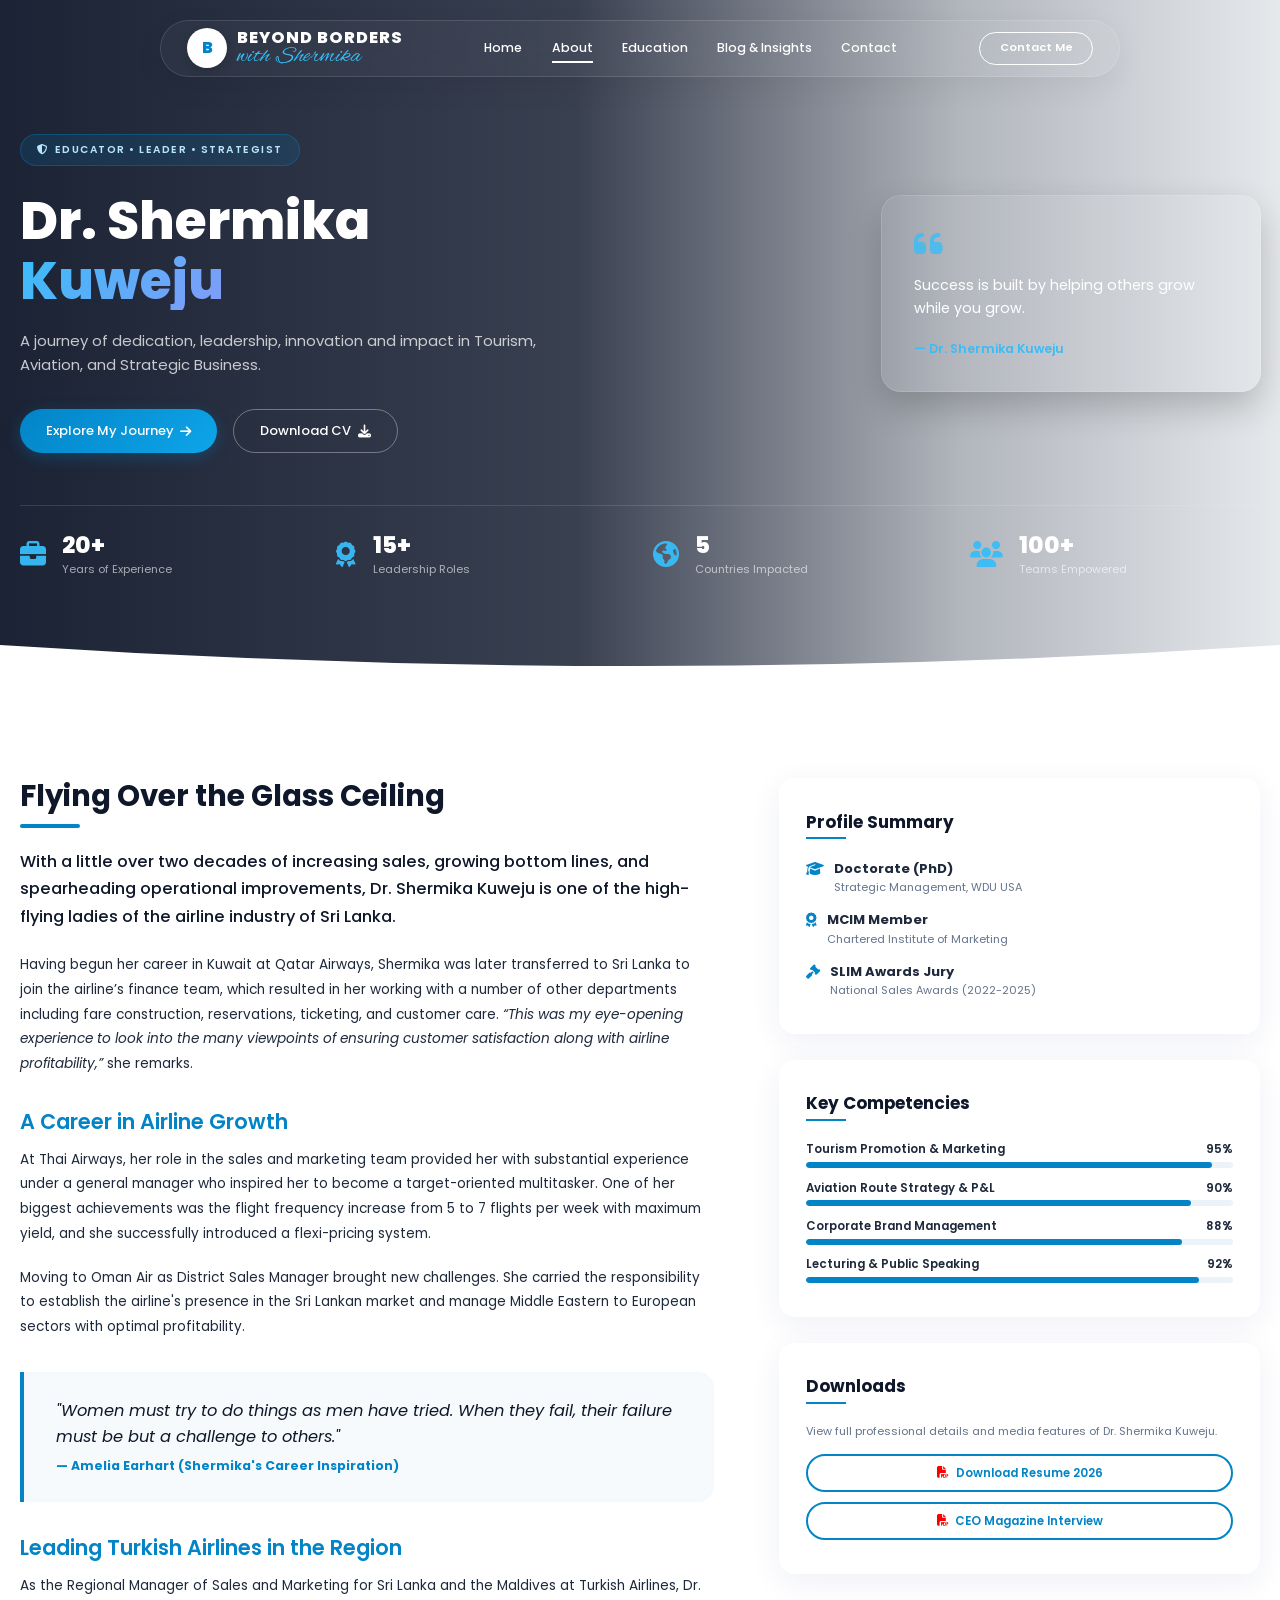
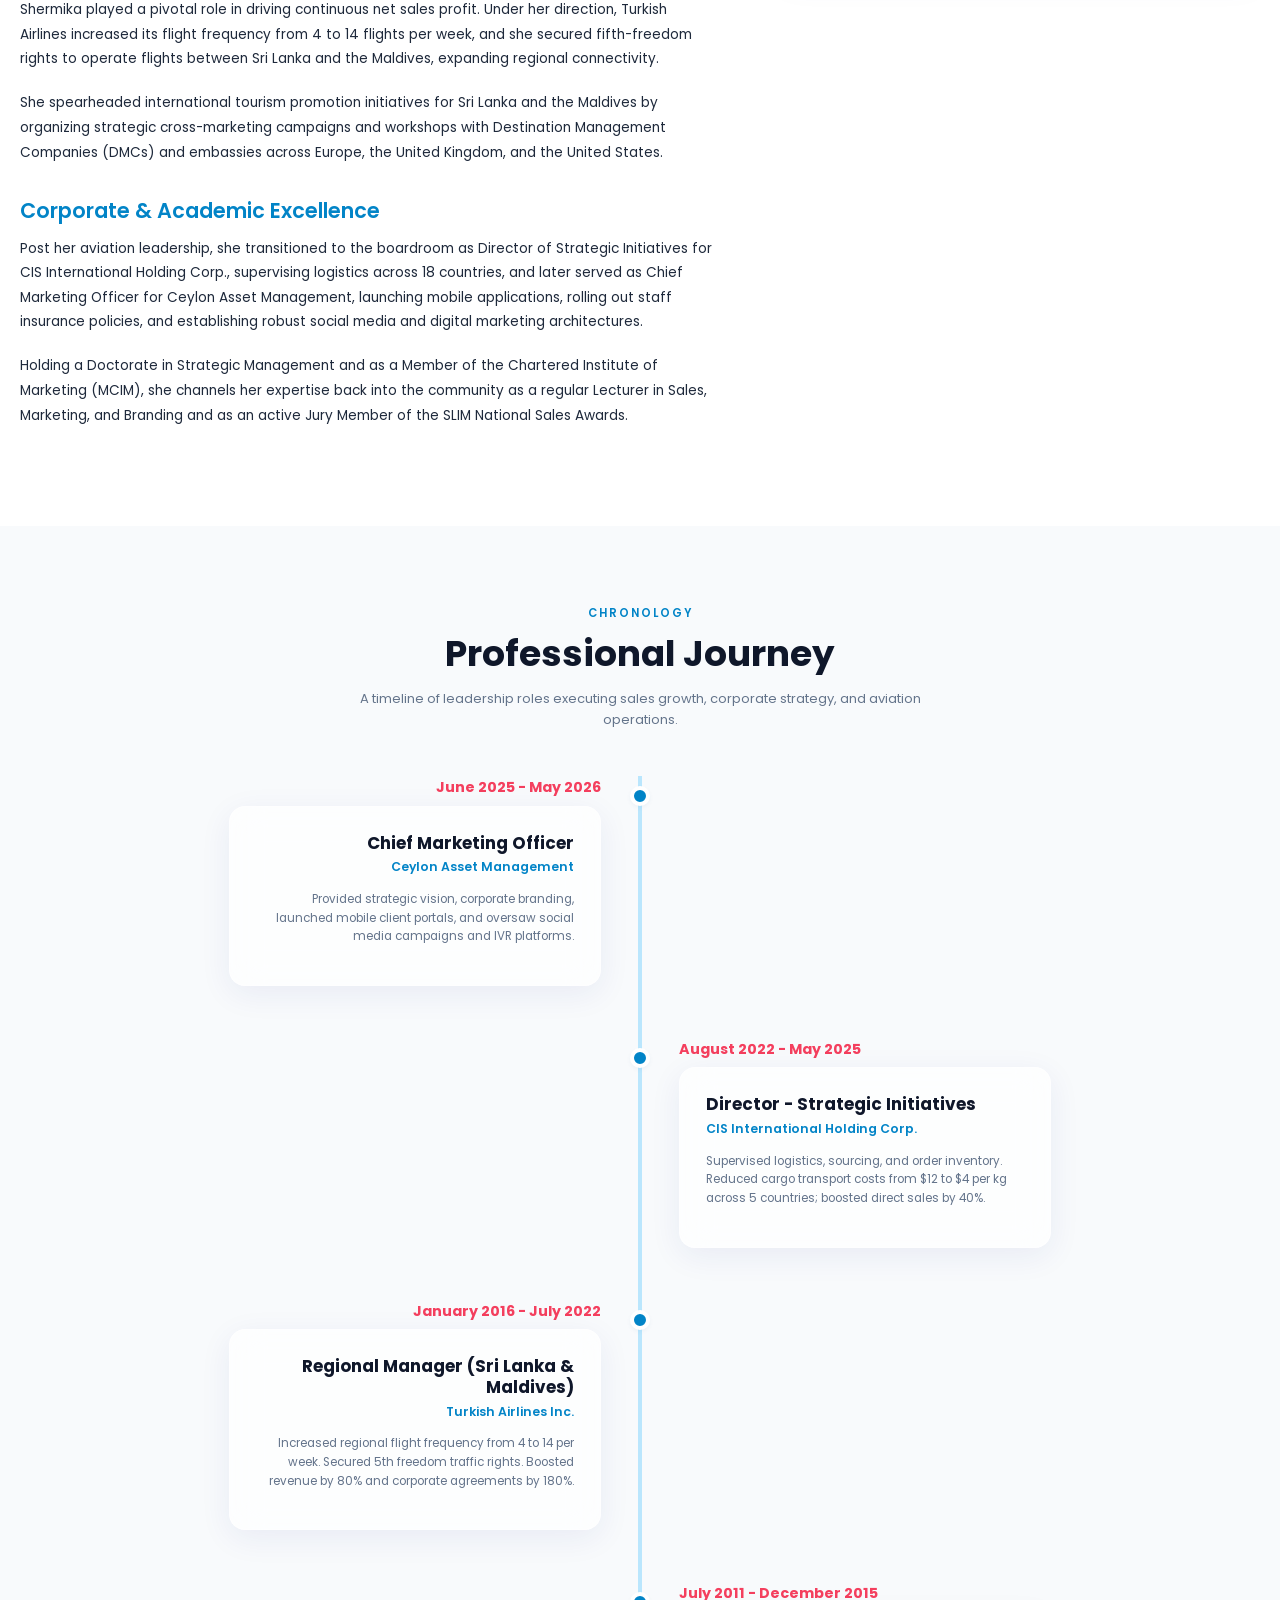
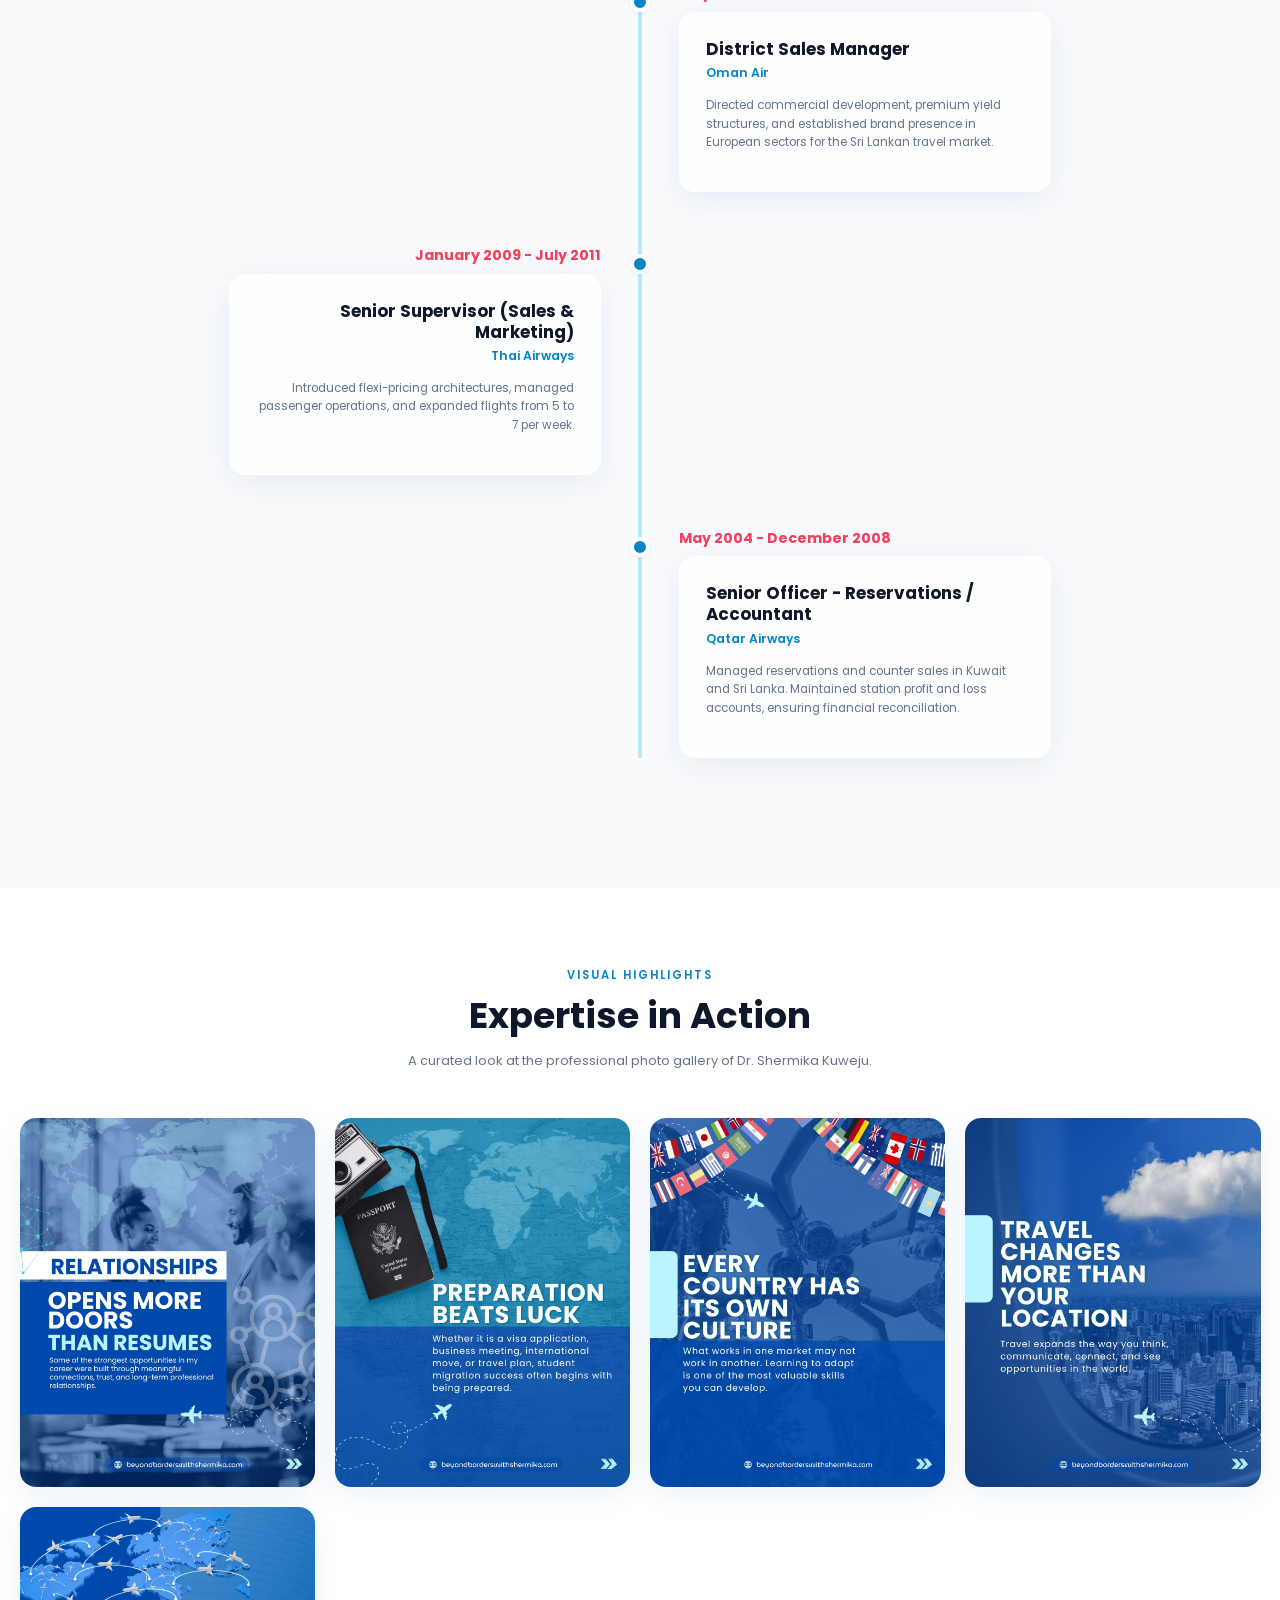
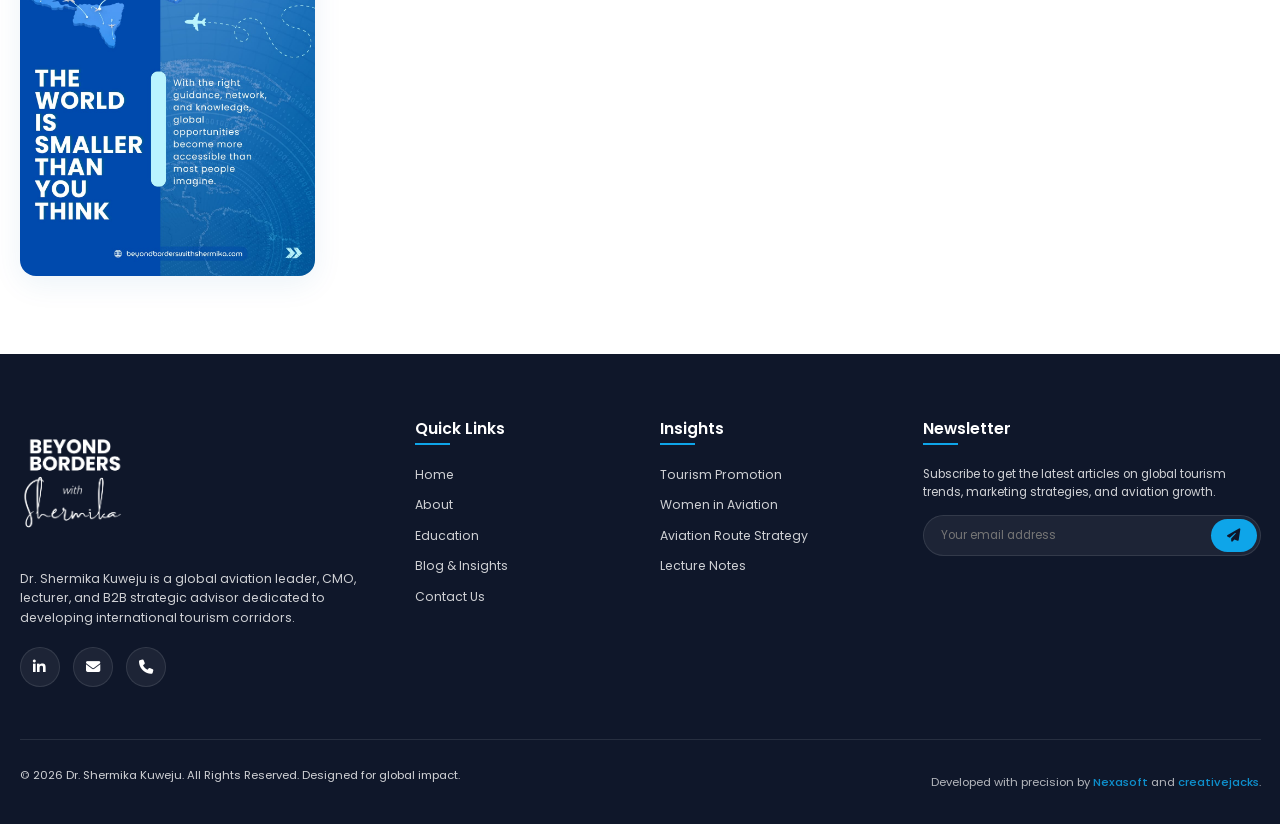
<file: about.html>
<!DOCTYPE html>
<html lang="en"> 
<head> 
    <meta charset="UTF-8">
    <meta name="viewport" content="width=device-width, initial-scale=1.0">
    <title>About Dr. Shermika Kuweju | Global Tourism & Aviation Insights</title>
    <meta name="description" content="Detailed profile of Dr. Shermika Kuweju - Chief Marketing Officer, lecturer in sales and marketing, and former Regional Manager of Turkish Airlines for Sri Lanka & Maldives.">
    <!-- FontAwesome Icons -->
    <link rel="stylesheet" href="https://cdnjs.cloudflare.com/ajax/libs/font-awesome/6.5.2/css/all.min.css">
    <!-- Custom Style Sheet -->
    <link rel="stylesheet" href="assets/css/style.css">
</head>
<body>

    <!-- ==========================================
       1. HEADER / FLOATING NAVIGATION
       ========================================== -->
    <header class="header scrolled"> <!-- default scrolled for subpages -->
        <div class="container nav-container">
            <a href="index.html" class="logo">
                <span class="logo-badge">B</span>
                <span class="logo-text">
                    <span class="logo-main">Beyond Borders</span>
                    <span class="logo-sig">with Shermika</span>
                </span>
            </a>
            
            <nav class="nav-menu" id="navMenu">
                <a href="index.html" class="nav-link">Home</a>
                <a href="about.html" class="nav-link active">About</a>
                <a href="azerbaijan.html" class="nav-link">Education</a>
                <a href="blog.html" class="nav-link">Blog & Insights</a>
                <a href="contact.html" class="nav-link">Contact</a>
            </nav>

            <div class="nav-cta">
                <a href="contact.html" class="btn btn-nav-cta">Contact Me</a>
            </div>

            <button class="menu-toggle" id="menuToggle" aria-label="Toggle Menu">
                <span></span>
                <span></span>
                <span></span>
            </button>
        </div>
    </header>

    <!-- ==========================================
       2. ABOUT HERO
       ========================================== -->
    <section class="about-hero">
        <div class="container">
            <div class="about-hero-grid">
                
                <!-- Left: Biography Content -->
                <div class="about-hero-left">
                    <div class="about-hero-badge">
                        <i class="fa-solid fa-shield-halved"></i> Educator &bull; Leader &bull; Strategist
                    </div>
                    <h1 class="about-hero-title-main">
                        Dr. Shermika
                        <span class="gradient-text">Kuweju</span>
                    </h1>
                    <p class="about-hero-subtitle-main">
                        A journey of dedication, leadership, innovation and impact in Tourism, Aviation, and Strategic Business.
                    </p>
                    <div class="about-hero-buttons">
                        <a href="#timeline-sec" class="btn btn-primary">Explore My Journey <i class="fa-solid fa-arrow-right"></i></a>
                        <a href="#" class="btn btn-outline" onclick="event.preventDefault(); alert('Resume PDF is located in about them/ folder');">
                            Download CV <i class="fa-solid fa-download"></i>
                        </a>
                    </div>
                </div>

                <!-- Right: Quote Glass Card -->
                <div class="about-hero-right">
                    <div class="about-hero-quote-card">
                        <i class="fa-solid fa-quote-left quote-icon"></i>
                        <p>Success is built by helping others grow while you grow.</p>
                        <span class="quote-author">— Dr. Shermika Kuweju</span>
                    </div>
                </div>

            </div>

            <!-- Bottom: Key Stats -->
            <div class="about-hero-stats">
                <div class="stat-item">
                    <div class="stat-icon"><i class="fa-solid fa-briefcase"></i></div>
                    <div>
                        <div class="stat-number">20+</div>
                        <div class="stat-label">Years of Experience</div>
                    </div>
                </div>
                <div class="stat-item">
                    <div class="stat-icon"><i class="fa-solid fa-award"></i></div>
                    <div>
                        <div class="stat-number">15+</div>
                        <div class="stat-label">Leadership Roles</div>
                    </div>
                </div>
                <div class="stat-item">
                    <div class="stat-icon"><i class="fa-solid fa-earth-americas"></i></div>
                    <div>
                        <div class="stat-number">5</div>
                        <div class="stat-label">Countries Impacted</div>
                    </div>
                </div>
                <div class="stat-item">
                    <div class="stat-icon"><i class="fa-solid fa-users"></i></div>
                    <div>
                        <div class="stat-number">100+</div>
                        <div class="stat-label">Teams Empowered</div>
                    </div>
                </div>
            </div>
        </div>

        <!-- SVG Curve Divider -->
        <div class="hero-curve-divider">
            <svg viewBox="0 0 1440 100" preserveAspectRatio="none">
                <path d="M0,20 Q720,80 1440,20 L1440,100 L0,100 Z" fill="#ffffff"></path>
            </svg>
        </div>
    </section>

    <!-- ==========================================
       3. BIO DETAIL SECTION
       ========================================== -->
    <section class="section-padding" style="background-color: var(--color-white);">
        <div class="container">
            <div class="about-detail-grid">
                
                <!-- Left Column: Story -->
                <div class="story-content">
                    <h2>Flying Over the Glass Ceiling</h2>
                    <p class="lead-text">With a little over two decades of increasing sales, growing bottom lines, and spearheading operational improvements, Dr. Shermika Kuweju is one of the high-flying ladies of the airline industry of Sri Lanka.</p>
                    
                    <p>Having begun her career in Kuwait at Qatar Airways, Shermika was later transferred to Sri Lanka to join the airline’s finance team, which resulted in her working with a number of other departments including fare construction, reservations, ticketing, and customer care. <em>“This was my eye-opening experience to look into the many viewpoints of ensuring customer satisfaction along with airline profitability,”</em> she remarks.</p>

                    <h3>A Career in Airline Growth</h3>
                    <p>At Thai Airways, her role in the sales and marketing team provided her with substantial experience under a general manager who inspired her to become a target-oriented multitasker. One of her biggest achievements was the flight frequency increase from 5 to 7 flights per week with maximum yield, and she successfully introduced a flexi-pricing system.</p>
                    
                    <p>Moving to Oman Air as District Sales Manager brought new challenges. She carried the responsibility to establish the airline's presence in the Sri Lankan market and manage Middle Eastern to European sectors with optimal profitability.</p>

                    <blockquote class="story-quote">
                        "Women must try to do things as men have tried. When they fail, their failure must be but a challenge to others."
                        <span style="display: block; font-size: 0.95rem; font-style: normal; font-weight: 700; margin-top: 0.5rem; color: var(--color-primary);">— Amelia Earhart (Shermika's Career Inspiration)</span>
                    </blockquote>

                    <h3>Leading Turkish Airlines in the Region</h3>
                    <p>As the Regional Manager of Sales and Marketing for Sri Lanka and the Maldives at Turkish Airlines, Dr. Shermika played a pivotal role in driving continuous net sales profit. Under her direction, Turkish Airlines increased its flight frequency from 4 to 14 flights per week, and she secured fifth-freedom rights to operate flights between Sri Lanka and the Maldives, expanding regional connectivity.</p>
                    
                    <p>She spearheaded international tourism promotion initiatives for Sri Lanka and the Maldives by organizing strategic cross-marketing campaigns and workshops with Destination Management Companies (DMCs) and embassies across Europe, the United Kingdom, and the United States.</p>

                    <h3>Corporate & Academic Excellence</h3>
                    <p>Post her aviation leadership, she transitioned to the boardroom as Director of Strategic Initiatives for CIS International Holding Corp., supervising logistics across 18 countries, and later served as Chief Marketing Officer for Ceylon Asset Management, launching mobile applications, rolling out staff insurance policies, and establishing robust social media and digital marketing architectures.</p>
                    <p>Holding a Doctorate in Strategic Management and as a Member of the Chartered Institute of Marketing (MCIM), she channels her expertise back into the community as a regular Lecturer in Sales, Marketing, and Branding and as an active Jury Member of the SLIM National Sales Awards.</p>
                </div>

                <!-- Right Column: Sidebar -->
                <div class="sidebar-content">
                    
                    <!-- Profile Card -->
                    <div class="glass-panel post-sidebar-box" style="margin-bottom: 2rem;">
                        <h4 class="sidebar-title">Profile Summary</h4>
                        <ul class="footer-links-list" style="gap: 1rem; margin-top: 1rem;">
                            <li style="display: flex; gap: 0.75rem;">
                                <i class="fa-solid fa-graduation-cap" style="color: var(--color-primary); font-size: 1.1rem; margin-top: 0.25rem;"></i>
                                <div>
                                    <strong>Doctorate (PhD)</strong>
                                    <div style="font-size: 0.85rem; color: var(--color-text-muted);">Strategic Management, WDU USA</div>
                                </div>
                            </li>
                            <li style="display: flex; gap: 0.75rem;">
                                <i class="fa-solid fa-award" style="color: var(--color-primary); font-size: 1.1rem; margin-top: 0.25rem;"></i>
                                <div>
                                    <strong>MCIM Member</strong>
                                    <div style="font-size: 0.85rem; color: var(--color-text-muted);">Chartered Institute of Marketing</div>
                                </div>
                            </li>
                            <li style="display: flex; gap: 0.75rem;">
                                <i class="fa-solid fa-gavel" style="color: var(--color-primary); font-size: 1.1rem; margin-top: 0.25rem;"></i>
                                <div>
                                    <strong>SLIM Awards Jury</strong>
                                    <div style="font-size: 0.85rem; color: var(--color-text-muted);">National Sales Awards (2022-2025)</div>
                                </div>
                            </li>
                        </ul>
                    </div>

                    <!-- Skills Card -->
                    <div class="glass-panel post-sidebar-box" style="margin-bottom: 2rem;">
                        <h4 class="sidebar-title">Key Competencies</h4>
                        <div class="skills-grid" style="display: flex; flex-direction: column; gap: 0.8rem; margin-top: 1.5rem;">
                            <div>
                                <div style="display: flex; justify-content: space-between; font-size: 0.9rem; font-weight: 600; margin-bottom: 0.25rem;">
                                    <span>Tourism Promotion & Marketing</span>
                                    <span>95%</span>
                                </div>
                                <div style="height: 6px; background: rgba(3, 105, 161, 0.08); border-radius: 3px; overflow: hidden;">
                                    <div style="width: 95%; height: 100%; background: var(--color-primary); border-radius: 3px;"></div>
                                </div>
                            </div>
                            <div>
                                <div style="display: flex; justify-content: space-between; font-size: 0.9rem; font-weight: 600; margin-bottom: 0.25rem;">
                                    <span>Aviation Route Strategy & P&L</span>
                                    <span>90%</span>
                                </div>
                                <div style="height: 6px; background: rgba(3, 105, 161, 0.08); border-radius: 3px; overflow: hidden;">
                                    <div style="width: 90%; height: 100%; background: var(--color-primary); border-radius: 3px;"></div>
                                </div>
                            </div>
                            <div>
                                <div style="display: flex; justify-content: space-between; font-size: 0.9rem; font-weight: 600; margin-bottom: 0.25rem;">
                                    <span>Corporate Brand Management</span>
                                    <span>88%</span>
                                </div>
                                <div style="height: 6px; background: rgba(3, 105, 161, 0.08); border-radius: 3px; overflow: hidden;">
                                    <div style="width: 88%; height: 100%; background: var(--color-primary); border-radius: 3px;"></div>
                                </div>
                            </div>
                            <div>
                                <div style="display: flex; justify-content: space-between; font-size: 0.9rem; font-weight: 600; margin-bottom: 0.25rem;">
                                    <span>Lecturing & Public Speaking</span>
                                    <span>92%</span>
                                </div>
                                <div style="height: 6px; background: rgba(3, 105, 161, 0.08); border-radius: 3px; overflow: hidden;">
                                    <div style="width: 92%; height: 100%; background: var(--color-primary); border-radius: 3px;"></div>
                                </div>
                            </div>
                        </div>
                    </div>

                    <!-- Downloads Card -->
                    <div class="glass-panel post-sidebar-box">
                        <h4 class="sidebar-title">Downloads</h4>
                        <p style="font-size: 0.85rem; color: var(--color-text-muted); margin-bottom: 1rem;">View full professional details and media features of Dr. Shermika Kuweju.</p>
                        <div style="display: flex; flex-direction: column; gap: 0.75rem;">
                            <a href="#" class="btn btn-outline" style="padding: 0.6rem 1rem; font-size: 0.9rem; width: 100%;" onclick="event.preventDefault(); alert('Resume PDF is located in about them/ folder');">
                                <i class="fa-solid fa-file-pdf" style="margin-right: 0.5rem; color: red;"></i> Download Resume 2026
                            </a>
                            <a href="#" class="btn btn-outline" style="padding: 0.6rem 1rem; font-size: 0.9rem; width: 100%;" onclick="event.preventDefault(); alert('CEO Magazine Feature PDF is located in about them/ folder');">
                                <i class="fa-solid fa-file-pdf" style="margin-right: 0.5rem; color: red;"></i> CEO Magazine Interview
                            </a>
                        </div>
                    </div>

                </div>

            </div>
        </div>
    </section>

    <!-- ==========================================
       4. INTERACTIVE TIMELINE SECTION
       ========================================== -->
    <section id="timeline-sec" class="section-padding timeline-section">
        <div class="container">
            <div class="text-center">
                <span class="section-subtitle">Chronology</span>
                <h2 class="section-title">Professional Journey</h2>
                <p style="max-width: 600px; margin: 0 auto; color: var(--color-text-muted);">A timeline of leadership roles executing sales growth, corporate strategy, and aviation operations.</p>
            </div>

            <div class="timeline">
                
                <!-- Timeline item 1 -->
                <div class="timeline-item">
                    <div class="timeline-dot"></div>
                    <span class="timeline-date">June 2025 - May 2026</span>
                    <div class="timeline-card glass-panel">
                        <h4>Chief Marketing Officer</h4>
                        <span class="timeline-company">Ceylon Asset Management</span>
                        <p class="timeline-desc">Provided strategic vision, corporate branding, launched mobile client portals, and oversaw social media campaigns and IVR platforms.</p>
                    </div>
                </div>

                <!-- Timeline item 2 -->
                <div class="timeline-item">
                    <div class="timeline-dot"></div>
                    <span class="timeline-date">August 2022 - May 2025</span>
                    <div class="timeline-card glass-panel">
                        <h4>Director - Strategic Initiatives</h4>
                        <span class="timeline-company">CIS International Holding Corp.</span>
                        <p class="timeline-desc">Supervised logistics, sourcing, and order inventory. Reduced cargo transport costs from $12 to $4 per kg across 5 countries; boosted direct sales by 40%.</p>
                    </div>
                </div>

                <!-- Timeline item 3 -->
                <div class="timeline-item">
                    <div class="timeline-dot"></div>
                    <span class="timeline-date">January 2016 - July 2022</span>
                    <div class="timeline-card glass-panel">
                        <h4>Regional Manager (Sri Lanka & Maldives)</h4>
                        <span class="timeline-company">Turkish Airlines Inc.</span>
                        <p class="timeline-desc">Increased regional flight frequency from 4 to 14 per week. Secured 5th freedom traffic rights. Boosted revenue by 80% and corporate agreements by 180%.</p>
                    </div>
                </div>

                <!-- Timeline item 4 -->
                <div class="timeline-item">
                    <div class="timeline-dot"></div>
                    <span class="timeline-date">July 2011 - December 2015</span>
                    <div class="timeline-card glass-panel">
                        <h4>District Sales Manager</h4>
                        <span class="timeline-company">Oman Air</span>
                        <p class="timeline-desc">Directed commercial development, premium yield structures, and established brand presence in European sectors for the Sri Lankan travel market.</p>
                    </div>
                </div>

                <!-- Timeline item 5 -->
                <div class="timeline-item">
                    <div class="timeline-dot"></div>
                    <span class="timeline-date">January 2009 - July 2011</span>
                    <div class="timeline-card glass-panel">
                        <h4>Senior Supervisor (Sales & Marketing)</h4>
                        <span class="timeline-company">Thai Airways</span>
                        <p class="timeline-desc">Introduced flexi-pricing architectures, managed passenger operations, and expanded flights from 5 to 7 per week.</p>
                    </div>
                </div>

                <!-- Timeline item 6 -->
                <div class="timeline-item">
                    <div class="timeline-dot"></div>
                    <span class="timeline-date">May 2004 - December 2008</span>
                    <div class="timeline-card glass-panel">
                        <h4>Senior Officer - Reservations / Accountant</h4>
                        <span class="timeline-company">Qatar Airways</span>
                        <p class="timeline-desc">Managed reservations and counter sales in Kuwait and Sri Lanka. Maintained station profit and loss accounts, ensuring financial reconciliation.</p>
                    </div>
                </div>

            </div>
        </div>
    </section>

    <!-- ==========================================
       5. CLIENT PHOTOS GALLERY SECTION
       ========================================== -->
    <section class="section-padding" style="background-color: var(--color-white);">
        <div class="container">
            <div class="text-center">
                <span class="section-subtitle">Visual Highlights</span>
                <h2 class="section-title">Expertise in Action</h2>
                <p style="max-width: 600px; margin: 0 auto; color: var(--color-text-muted);">A curated look at the professional photo gallery of Dr. Shermika Kuweju.</p>
            </div>

            <div class="gallery-grid">
                <!-- Gallery 1 (using 2.jpg) -->
                <div class="gallery-item">
                    <img src="./assets/images/2.jpg" alt="Shermika Kuweju Photo" class="gallery-img">
                    <div class="gallery-caption">
                        <span class="gallery-tag">Aviation Strategy</span>
                        <h4 class="gallery-title">Directing Operations</h4>
                    </div>
                </div>
                <!-- Gallery 2 (using 3.jpg) -->
                <div class="gallery-item">
                    <img src="./assets/images/3.jpg" alt="Shermika Kuweju Photo" class="gallery-img">
                    <div class="gallery-caption">
                        <span class="gallery-tag">Tourism Workshop</span>
                        <h4 class="gallery-title">Global Promotions</h4>
                    </div>
                </div>
                <!-- Gallery 3 (using 4.jpg) -->
                <div class="gallery-item">
                    <img src="./assets/images/4.jpg" alt="Shermika Kuweju Photo" class="gallery-img">
                    <div class="gallery-caption">
                        <span class="gallery-tag">SLIM Sales Awards</span>
                        <h4 class="gallery-title">Evaluating Excellence</h4>
                    </div>
                </div>
                <!-- Gallery 4 (using 5.jpg) -->
                <div class="gallery-item">
                    <img src="./assets/images/5.jpg" alt="Shermika Kuweju Photo" class="gallery-img">
                    <div class="gallery-caption">
                        <span class="gallery-tag">Lecturing Session</span>
                        <h4 class="gallery-title">Mentoring Leaders</h4>
                    </div>
                </div>
                <!-- Gallery 5 (using 6.jpg) -->
                <div class="gallery-item">
                    <img src="./assets/images/6.jpg" alt="Shermika Kuweju Photo" class="gallery-img">
                    <div class="gallery-caption">
                        <span class="gallery-tag">International Boardroom</span>
                        <h4 class="gallery-title">Corporate Planning</h4>
                    </div>
                </div>
            </div>
        </div>
    </section>

    <!-- ==========================================
       6. FOOTER
       ========================================== -->
    <footer class="footer">
        <div class="container">
            <div class="footer-top">
                <!-- Col 1 -->
                <div>
                    <a href="index.html" class="footer-logo">
                        <img src="./assets/images/Sermika_logo.webp" alt="Dr. Shermika Kuweju Logo" class="footer-logo-img">
                    </a>
                    <p class="footer-desc">Dr. Shermika Kuweju is a global aviation leader, CMO, lecturer, and B2B strategic advisor dedicated to developing international tourism corridors.</p>
                    <div class="social-links">
                        <a href="https://linkedin.com" target="_blank" class="social-icon" aria-label="LinkedIn"><i class="fa-brands fa-linkedin-in"></i></a>
                        <a href="mailto:shermika_k@hotmail.com" class="social-icon" aria-label="Email"><i class="fa-solid fa-envelope"></i></a>
                        <a href="tel:+94710888881" class="social-icon" aria-label="Phone"><i class="fa-solid fa-phone"></i></a>
                    </div>
                </div>

                <!-- Col 2 -->
                <div style="padding-left: 1.5rem;">
                    <h4 class="footer-column-title">Quick Links</h4>
                    <ul class="footer-links-list">
                        <li><a href="index.html">Home</a></li>
                        <li><a href="about.html">About</a></li>
                        <li><a href="azerbaijan.html">Education</a></li>
                        <li><a href="blog.html">Blog & Insights</a></li>
                        <li><a href="contact.html">Contact Us</a></li>
                    </ul>
                </div>

                <!-- Col 3 -->
                <div>
                    <h4 class="footer-column-title">Insights</h4>
                    <ul class="footer-links-list">
                        <li><a href="blog-post-1.html">Tourism Promotion</a></li>
                        <li><a href="blog-post-2.html">Women in Aviation</a></li>
                        <li><a href="blog-post-3.html">Aviation Route Strategy</a></li>
                        <li><a href="blog.html">Lecture Notes</a></li>
                    </ul>
                </div>

                <!-- Col 4 -->
                <div>
                    <h4 class="footer-column-title">Newsletter</h4>
                    <p style="font-size: 0.9rem; margin-bottom: 1rem;">Subscribe to get the latest articles on global tourism trends, marketing strategies, and aviation growth.</p>
                    <form class="newsletter-form" onsubmit="event.preventDefault(); alert('Thank you for subscribing!');">
                        <div class="newsletter-input-group">
                            <input type="email" placeholder="Your email address" class="newsletter-input" required>
                            <button type="submit" class="newsletter-btn" aria-label="Subscribe"><i class="fa-solid fa-paper-plane"></i></button>
                        </div>
                    </form>
                </div>
            </div>

            <div class="footer-bottom">
                <p>&copy; 2026 Dr. Shermika Kuweju. All Rights Reserved. Designed for global impact.</p>
                <p style="opacity: 0.85; margin: 0;">
                    Developed with precision by <a href="https://nexasoft.site" target="_blank" style="color: var(--color-primary-light); font-weight: 500;">Nexasoft</a> and <a href="https://creativejacks.com" target="_blank" style="color: var(--color-primary-light); font-weight: 500;">creativejacks</a>.
                </p>
            </div>
        </div>
    </footer>

    <!-- Back to Top Button -->
    <button class="back-to-top" aria-label="Back to Top"><i class="fa-solid fa-arrow-up"></i></button>

    <!-- Main JavaScript file -->
    <script src="assets/js/main.js"></script>
</body>
</html>
</file>
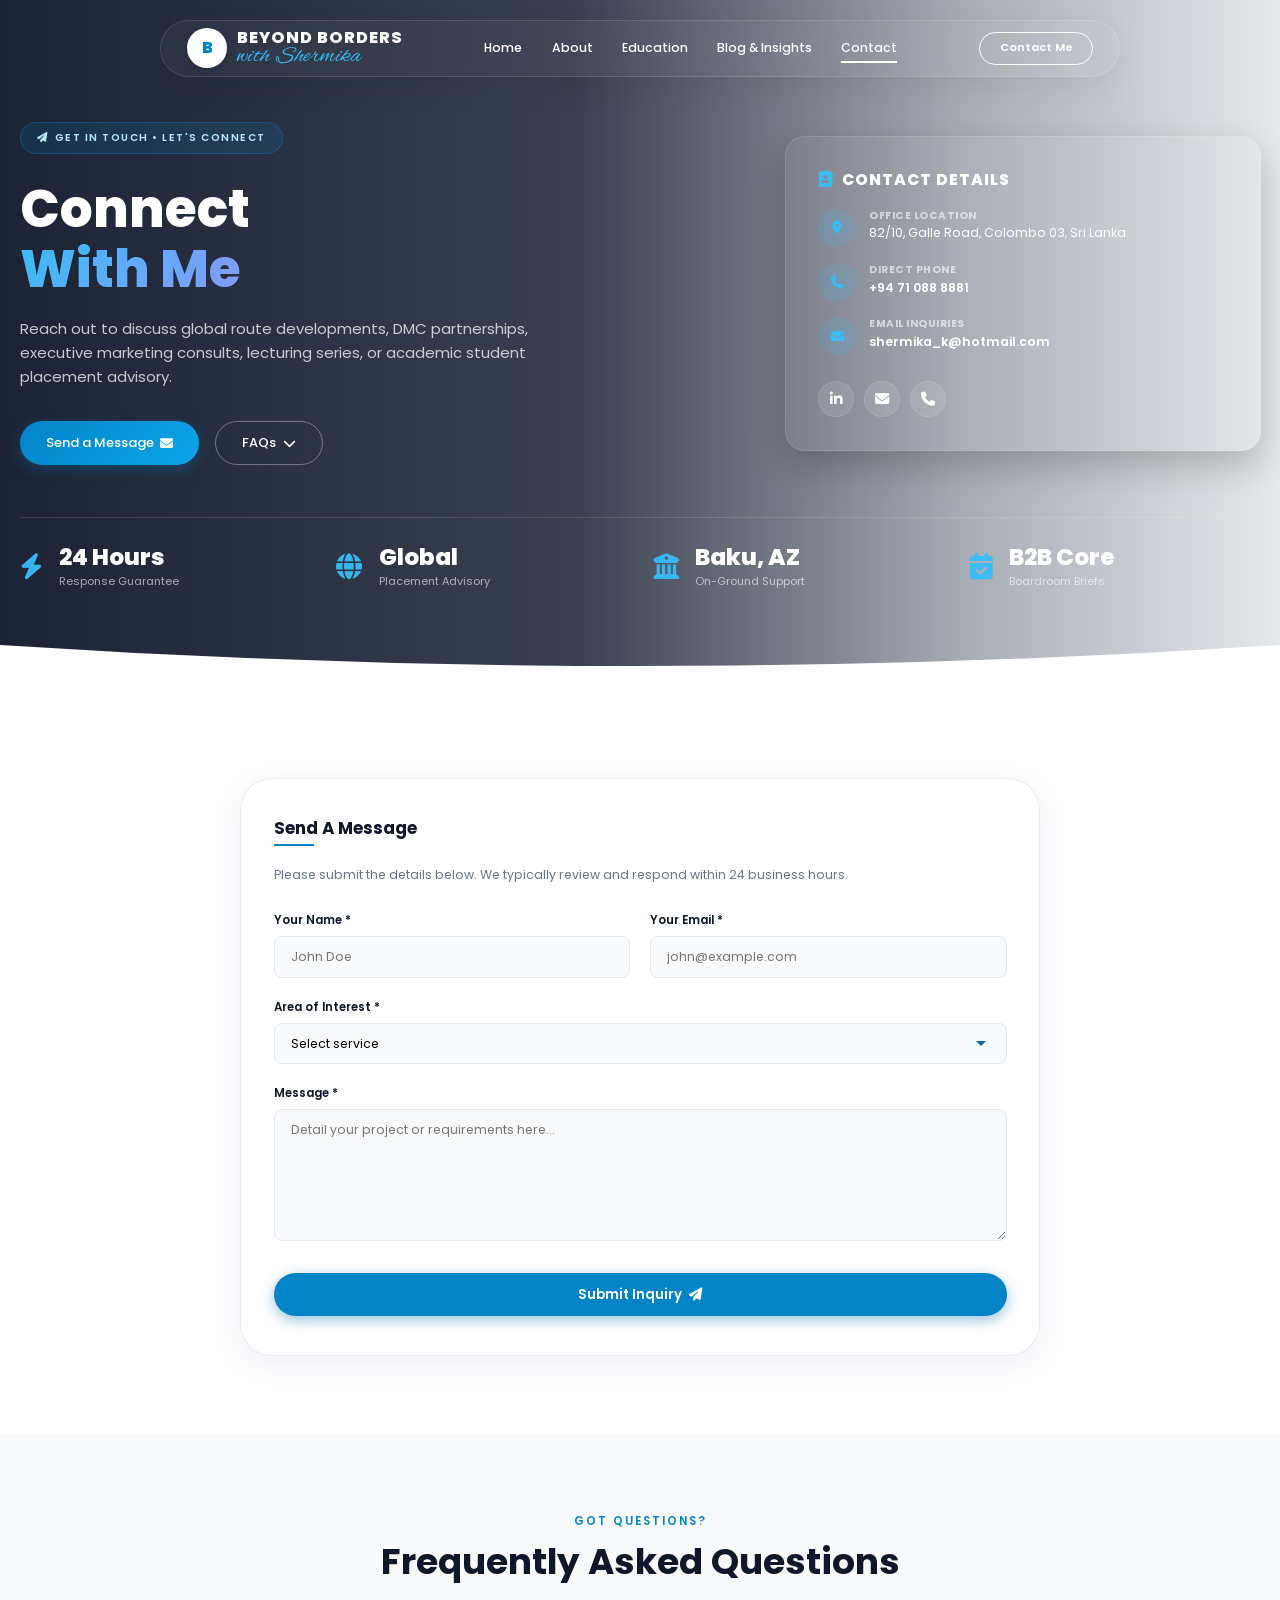
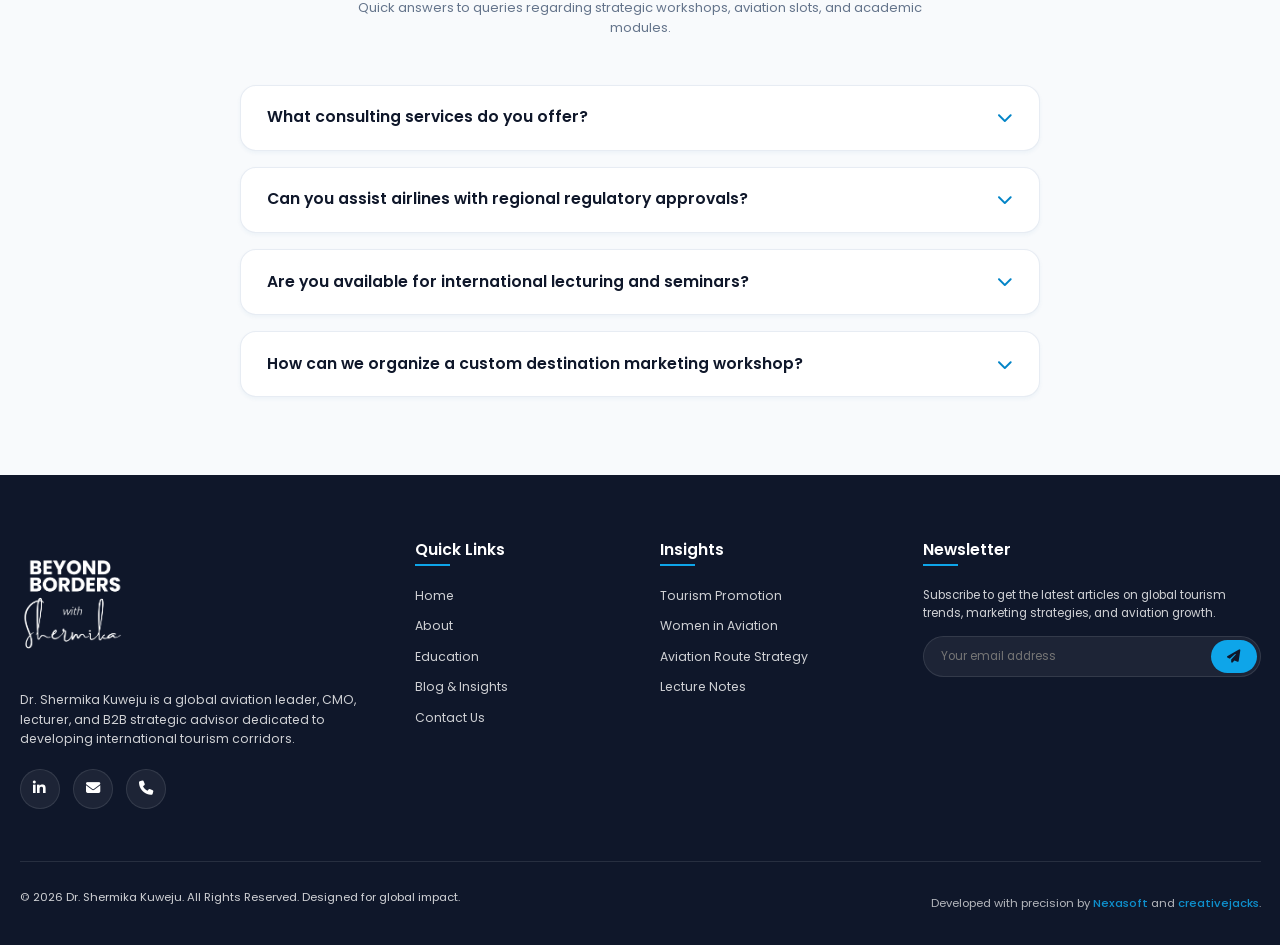
<file: contact.html>
<!DOCTYPE html>
<html lang="en">
<head>
    <meta charset="UTF-8">
    <meta name="viewport" content="width=device-width, initial-scale=1.0">
    <title>Contact & FAQs | Dr. Shermika Kuweju</title>
    <meta name="description" content="Reach out to Dr. Shermika Kuweju for B2B tourism consulting, aviation route development, lecturing sessions, or generic business inquiries.">
    <!-- FontAwesome Icons -->
    <link rel="stylesheet" href="https://cdnjs.cloudflare.com/ajax/libs/font-awesome/6.5.2/css/all.min.css">
    <!-- Custom Style Sheet -->
    <link rel="stylesheet" href="assets/css/style.css">
</head>
<body>

    <!-- ==========================================
       1. HEADER / FLOATING NAVIGATION
       ========================================== -->
    <header class="header scrolled">
        <div class="container nav-container">
            <a href="index.html" class="logo">
                <span class="logo-badge">B</span>
                <span class="logo-text">
                    <span class="logo-main">Beyond Borders</span>
                    <span class="logo-sig">with Shermika</span>
                </span>
            </a>
            
            <nav class="nav-menu" id="navMenu">
                <a href="index.html" class="nav-link">Home</a>
                <a href="about.html" class="nav-link">About</a>
                <a href="azerbaijan.html" class="nav-link">Education</a>
                <a href="blog.html" class="nav-link">Blog & Insights</a>
                <a href="contact.html" class="nav-link active">Contact</a>
            </nav>

            <div class="nav-cta">
                <a href="contact.html" class="btn btn-nav-cta">Contact Me</a>
            </div>

            <button class="menu-toggle" id="menuToggle" aria-label="Toggle Menu">
                <span></span>
                <span></span>
                <span></span>
            </button>
        </div>
    </header>

    <!-- ==========================================
       2. CONTACT HERO
       ========================================== -->
    <!-- ==========================================
       2. CONTACT HERO
       ========================================== -->
    <section class="about-hero" style="background-image: linear-gradient(to right, rgba(15, 23, 42, 0.95) 0%, rgba(15, 23, 42, 0.82) 45%, rgba(15, 23, 42, 0.35) 75%, rgba(15, 23, 42, 0.08) 100%), url('https://images.unsplash.com/photo-1497366216548-37526070297c?auto=format&fit=crop&w=1920&q=80');">
        <div class="container">
            <div class="about-hero-grid">
                
                <!-- Left: Content -->
                <div class="about-hero-left">
                    <div class="about-hero-badge">
                        <i class="fa-solid fa-paper-plane"></i> Get In Touch &bull; Let's Connect
                    </div>
                    <h1 class="about-hero-title-main">
                        Connect
                        <span class="gradient-text">With Me</span>
                    </h1>
                    <p class="about-hero-subtitle-main">
                        Reach out to discuss global route developments, DMC partnerships, executive marketing consults, lecturing series, or academic student placement advisory.
                    </p>
                    <div class="about-hero-buttons">
                        <a href="#message-form" class="btn btn-primary">Send a Message <i class="fa-solid fa-envelope"></i></a>
                        <a href="#faqs" class="btn btn-outline">FAQs <i class="fa-solid fa-chevron-down"></i></a>
                    </div>
                </div>

                <!-- Right: Glass Card -->
                <div class="about-hero-right">
                    <div class="about-hero-quote-card" style="text-align: left; max-width: 480px; width: 100%;">
                        <h3 style="font-size: 1.2rem; font-weight: 800; color: var(--color-white); margin-bottom: 1.5rem; text-transform: uppercase; letter-spacing: 1px; display: flex; align-items: center; gap: 0.5rem;"><i class="fa-solid fa-address-book" style="color: #38bdf8;"></i> Contact Details</h3>
                        <div class="contact-info-list" style="display: flex; flex-direction: column; gap: 1.25rem; margin-top: 0;">
                            <!-- Location -->
                            <div class="contact-info-item" style="display: flex; align-items: flex-start; gap: 1rem; margin-bottom: 0;">
                                <div class="contact-info-icon-wrapper" style="background: rgba(56, 189, 248, 0.15); color: #38bdf8; width: 38px; height: 38px; border-radius: 50%; display: flex; align-items: center; justify-content: center; font-size: 1rem; flex-shrink: 0;"><i class="fa-solid fa-location-dot"></i></div>
                                <div>
                                    <h4 style="font-size: 0.8rem; font-weight: 700; color: rgba(255,255,255,0.6); text-transform: uppercase; margin-bottom: 0.15rem; letter-spacing: 0.5px;">Office Location</h4>
                                    <p style="font-size: 0.95rem; color: var(--color-white); margin: 0; line-height: 1.4;">82/10, Galle Road, Colombo 03, Sri Lanka</p>
                                </div>
                            </div>
                            <!-- Phone -->
                            <div class="contact-info-item" style="display: flex; align-items: flex-start; gap: 1rem; margin-bottom: 0;">
                                <div class="contact-info-icon-wrapper" style="background: rgba(56, 189, 248, 0.15); color: #38bdf8; width: 38px; height: 38px; border-radius: 50%; display: flex; align-items: center; justify-content: center; font-size: 1rem; flex-shrink: 0;"><i class="fa-solid fa-phone"></i></div>
                                <div>
                                    <h4 style="font-size: 0.8rem; font-weight: 700; color: rgba(255,255,255,0.6); text-transform: uppercase; margin-bottom: 0.15rem; letter-spacing: 0.5px;">Direct Phone</h4>
                                    <a href="tel:+94710888881" style="font-size: 0.95rem; color: var(--color-white); text-decoration: none; font-weight: 600; transition: color 0.3s;" onmouseover="this.style.color='#38bdf8'" onmouseout="this.style.color='#ffffff'">+94 71 088 8881</a>
                                </div>
                            </div>
                            <!-- Email -->
                            <div class="contact-info-item" style="display: flex; align-items: flex-start; gap: 1rem; margin-bottom: 0;">
                                <div class="contact-info-icon-wrapper" style="background: rgba(56, 189, 248, 0.15); color: #38bdf8; width: 38px; height: 38px; border-radius: 50%; display: flex; align-items: center; justify-content: center; font-size: 1rem; flex-shrink: 0;"><i class="fa-solid fa-envelope"></i></div>
                                <div>
                                    <h4 style="font-size: 0.8rem; font-weight: 700; color: rgba(255,255,255,0.6); text-transform: uppercase; margin-bottom: 0.15rem; letter-spacing: 0.5px;">Email Inquiries</h4>
                                    <a href="mailto:shermika_k@hotmail.com" style="font-size: 0.95rem; color: var(--color-white); text-decoration: none; font-weight: 600; transition: color 0.3s;" onmouseover="this.style.color='#38bdf8'" onmouseout="this.style.color='#ffffff'">shermika_k@hotmail.com</a>
                                </div>
                            </div>
                        </div>
                        <!-- Social Links inside Quote Card -->
                        <div class="social-links" style="margin-top: 2rem; display: flex; gap: 0.75rem;">
                            <a href="https://linkedin.com" target="_blank" class="social-icon" aria-label="LinkedIn" style="background-color: rgba(255, 255, 255, 0.1); color: var(--color-white); width: 36px; height: 36px; border-radius: 50%; display: flex; align-items: center; justify-content: center; transition: all 0.3s;" onmouseover="this.style.backgroundColor='#0284c7'; this.style.transform='translateY(-2px)'" onmouseout="this.style.backgroundColor='rgba(255, 255, 255, 0.1)'; this.style.transform='none'"><i class="fa-brands fa-linkedin-in"></i></a>
                            <a href="mailto:shermika_k@hotmail.com" class="social-icon" aria-label="Email" style="background-color: rgba(255, 255, 255, 0.1); color: var(--color-white); width: 36px; height: 36px; border-radius: 50%; display: flex; align-items: center; justify-content: center; transition: all 0.3s;" onmouseover="this.style.backgroundColor='#0284c7'; this.style.transform='translateY(-2px)'" onmouseout="this.style.backgroundColor='rgba(255, 255, 255, 0.1)'; this.style.transform='none'"><i class="fa-solid fa-envelope"></i></a>
                            <a href="tel:+94710888881" class="social-icon" aria-label="Phone" style="background-color: rgba(255, 255, 255, 0.1); color: var(--color-white); width: 36px; height: 36px; border-radius: 50%; display: flex; align-items: center; justify-content: center; transition: all 0.3s;" onmouseover="this.style.backgroundColor='#0284c7'; this.style.transform='translateY(-2px)'" onmouseout="this.style.backgroundColor='rgba(255, 255, 255, 0.1)'; this.style.transform='none'"><i class="fa-solid fa-phone"></i></a>
                        </div>
                    </div>
                </div>

            </div>

            <!-- Bottom: Key Stats -->
            <div class="about-hero-stats">
                <div class="stat-item">
                    <div class="stat-icon"><i class="fa-solid fa-bolt"></i></div>
                    <div>
                        <div class="stat-number">24 Hours</div>
                        <div class="stat-label">Response Guarantee</div>
                    </div>
                </div>
                <div class="stat-item">
                    <div class="stat-icon"><i class="fa-solid fa-globe"></i></div>
                    <div>
                        <div class="stat-number">Global</div>
                        <div class="stat-label">Placement Advisory</div>
                    </div>
                </div>
                <div class="stat-item">
                    <div class="stat-icon"><i class="fa-solid fa-building-columns"></i></div>
                    <div>
                        <div class="stat-number">Baku, AZ</div>
                        <div class="stat-label">On-Ground Support</div>
                    </div>
                </div>
                <div class="stat-item">
                    <div class="stat-icon"><i class="fa-solid fa-calendar-check"></i></div>
                    <div>
                        <div class="stat-number">B2B Core</div>
                        <div class="stat-label">Boardroom Briefs</div>
                    </div>
                </div>
            </div>
        </div>

        <!-- SVG Curve Divider -->
        <div class="hero-curve-divider">
            <svg viewBox="0 0 1440 100" preserveAspectRatio="none">
                <path d="M0,20 Q720,80 1440,20 L1440,100 L0,100 Z" fill="#ffffff"></path>
            </svg>
        </div>
    </section>

    <!-- ==========================================
       3. CONTACT FORM SECTION
       ========================================== -->
    <section id="message-form" class="section-padding" style="background-color: var(--color-white);">
        <div class="container">
            <!-- Centered Message Form Container -->
            <div style="max-width: 800px; margin: 0 auto;">
                <div class="contact-form-card glass-panel" style="padding: 3rem 2.5rem; border-radius: var(--radius-lg); background: var(--color-white); border: 1px solid rgba(226, 232, 240, 0.8);">
                    <h3 class="sidebar-title">Send A Message</h3>
                    <p style="font-size: 0.95rem; color: var(--color-text-muted); margin-top: 1.5rem; margin-bottom: 2rem;">Please submit the details below. We typically review and respond within 24 business hours.</p>

                    <form class="contact-form-grid" onsubmit="event.preventDefault(); alert('Message sent successfully! Dr. Shermika will contact you shortly.'); this.reset();">
                        <!-- Name -->
                        <div class="form-group">
                            <label class="form-label" for="contactName">Your Name *</label>
                            <input type="text" id="contactName" class="form-control" placeholder="John Doe" required>
                        </div>
                        <!-- Email -->
                        <div class="form-group">
                            <label class="form-label" for="contactEmail">Your Email *</label>
                            <input type="email" id="contactEmail" class="form-control" placeholder="john@example.com" required>
                        </div>
                        <!-- Subject -->
                        <div class="form-group contact-full-width">
                            <label class="form-label" for="contactSubject">Area of Interest *</label>
                            <select id="contactSubject" class="form-control" required style="-webkit-appearance: none; -moz-appearance: none; appearance: none; background-image: url('data:image/svg+xml;utf8,<svg fill=%27%230369a1%27 height=%2724%27 viewBox=%270 0 24 24%27 width=%2724%27 xmlns=%27http://www.w3.org/2000/svg%27><path d=%27M7 10l5 5 5-5z%27/></svg>'); background-repeat: no-repeat; background-position: right 1rem center;">
                                <option value="" disabled selected>Select service</option>
                                <option value="consultation">B2B Tourism Marketing Consulting</option>
                                <option value="aviation">Aviation Route Strategy Advisory</option>
                                <option value="speaking">Lecturing / Speaking Engagement</option>
                                <option value="general">General Business Inquiry</option>
                            </select>
                        </div>
                        <!-- Message -->
                        <div class="form-group contact-full-width">
                            <label class="form-label" for="contactMessage">Message *</label>
                            <textarea id="contactMessage" rows="6" class="form-control" placeholder="Detail your project or requirements here..." required></textarea>
                        </div>
                        <!-- Submit -->
                        <div class="contact-full-width" style="margin-top: 1rem;">
                            <button type="submit" class="btn btn-primary" style="width: 100%;">Submit Inquiry <i class="fa-solid fa-paper-plane" style="margin-left: 0.5rem;"></i></button>
                        </div>
                    </form>
                </div>
            </div>
        </div>
    </section>

    <!-- ==========================================
       4. FAQ ACCORDION SECTION
       ========================================== -->
    <section id="faqs" class="section-padding faq-section">
        <div class="container">
            <div class="text-center">
                <span class="section-subtitle">Got Questions?</span>
                <h2 class="section-title">Frequently Asked Questions</h2>
                <p style="max-width: 600px; margin: 0 auto; color: var(--color-text-muted);">Quick answers to queries regarding strategic workshops, aviation slots, and academic modules.</p>
            </div>

            <div class="faq-container">
                
                <!-- FAQ 1 -->
                <div class="faq-item">
                    <div class="faq-header">
                        <span class="faq-question">What consulting services do you offer?</span>
                        <i class="fa-solid fa-chevron-down faq-icon"></i>
                    </div>
                    <div class="faq-content">
                        <p class="faq-answer">Dr. Shermika Kuweju offers strategic B2B advisory services focused on tourism promotion campaigns, joint destination cross-marketing, commercial aviation route development, slot optimizations, and corporate brand management.</p>
                    </div>
                </div>

                <!-- FAQ 2 -->
                <div class="faq-item">
                    <div class="faq-header">
                        <span class="faq-question">Can you assist airlines with regional regulatory approvals?</span>
                        <i class="fa-solid fa-chevron-down faq-icon"></i>
                    </div>
                    <div class="faq-content">
                        <p class="faq-answer">Yes. Having served as the Regional Manager for Turkish Airlines, District Manager for Oman Air, and Senior Supervisor for Thai Airways across Sri Lanka and the Maldives, she has extensive experience working with Civil Aviation Authorities to secure route capacity, direct operations, and fifth-freedom traffic rights.</p>
                    </div>
                </div>

                <!-- FAQ 3 -->
                <div class="faq-item">
                    <div class="faq-header">
                        <span class="faq-question">Are you available for international lecturing and seminars?</span>
                        <i class="fa-solid fa-chevron-down faq-icon"></i>
                    </div>
                    <div class="faq-content">
                        <p class="faq-answer">Yes, she is an active lecturer in Sales, Marketing, and Brand Management. She conducts executive masterclasses, university module guest lectures, and tailored corporate boardroom workshops globally.</p>
                    </div>
                </div>

                <!-- FAQ 4 -->
                <div class="faq-item">
                    <div class="faq-header">
                        <span class="faq-question">How can we organize a custom destination marketing workshop?</span>
                        <i class="fa-solid fa-chevron-down faq-icon"></i>
                    </div>
                    <div class="faq-content">
                        <p class="faq-answer">Please fill out the contact form selecting "B2B Tourism Marketing Consulting." Include details about your organization (e.g. DMC, hotel chain, embassy, or airline) and proposed dates. We will coordinate a feasibility slot to structure a custom brief.</p>
                    </div>
                </div>

            </div>
        </div>
    </section>

    <!-- ==========================================
       5. FOOTER
       ========================================== -->
    <footer class="footer">
        <div class="container">
            <div class="footer-top">
                <!-- Col 1 -->
                <div>
                    <a href="index.html" class="footer-logo">
                        <img src="./assets/images/Sermika_logo.webp" alt="Dr. Shermika Kuweju Logo" class="footer-logo-img">
                    </a>
                    <p class="footer-desc">Dr. Shermika Kuweju is a global aviation leader, CMO, lecturer, and B2B strategic advisor dedicated to developing international tourism corridors.</p>
                    <div class="social-links">
                        <a href="https://linkedin.com" target="_blank" class="social-icon" aria-label="LinkedIn"><i class="fa-brands fa-linkedin-in"></i></a>
                        <a href="mailto:shermika_k@hotmail.com" class="social-icon" aria-label="Email"><i class="fa-solid fa-envelope"></i></a>
                        <a href="tel:+94710888881" class="social-icon" aria-label="Phone"><i class="fa-solid fa-phone"></i></a>
                    </div>
                </div>

                <!-- Col 2 -->
                <div style="padding-left: 1.5rem;">
                    <h4 class="footer-column-title">Quick Links</h4>
                    <ul class="footer-links-list">
                        <li><a href="index.html">Home</a></li>
                        <li><a href="about.html">About</a></li>
                        <li><a href="azerbaijan.html">Education</a></li>
                        <li><a href="blog.html">Blog & Insights</a></li>
                        <li><a href="contact.html">Contact Us</a></li>
                    </ul>
                </div>

                <!-- Col 3 -->
                <div>
                    <h4 class="footer-column-title">Insights</h4>
                    <ul class="footer-links-list">
                        <li><a href="blog-post-1.html">Tourism Promotion</a></li>
                        <li><a href="blog-post-2.html">Women in Aviation</a></li>
                        <li><a href="blog-post-3.html">Aviation Route Strategy</a></li>
                        <li><a href="blog.html">Lecture Notes</a></li>
                    </ul>
                </div>

                <!-- Col 4 -->
                <div>
                    <h4 class="footer-column-title">Newsletter</h4>
                    <p style="font-size: 0.9rem; margin-bottom: 1rem;">Subscribe to get the latest articles on global tourism trends, marketing strategies, and aviation growth.</p>
                    <form class="newsletter-form" onsubmit="event.preventDefault(); alert('Thank you for subscribing!');">
                        <div class="newsletter-input-group">
                            <input type="email" placeholder="Your email address" class="newsletter-input" required>
                            <button type="submit" class="newsletter-btn" aria-label="Subscribe"><i class="fa-solid fa-paper-plane"></i></button>
                        </div>
                    </form>
                </div>
            </div>

            <div class="footer-bottom">
                <p>&copy; 2026 Dr. Shermika Kuweju. All Rights Reserved. Designed for global impact.</p>
                <p style="opacity: 0.85; margin: 0;">
                    Developed with precision by <a href="https://nexasoft.site" target="_blank" style="color: var(--color-primary-light); font-weight: 500;">Nexasoft</a> and <a href="https://creativejacks.com" target="_blank" style="color: var(--color-primary-light); font-weight: 500;">creativejacks</a>.
                </p>
            </div>
        </div>
    </footer>

    <!-- Back to Top Button -->
    <button class="back-to-top" aria-label="Back to Top"><i class="fa-solid fa-arrow-up"></i></button>

    <!-- Main JavaScript file -->
    <script src="assets/js/main.js"></script>
</body>
</html>
</file>
<file: assets/css/style.css>
@import url('https://fonts.googleapis.com/css2?family=Poppins:wght@300;400;500;600;700;800&family=Alex+Brush&display=swap');

/* ==========================================
   CSS CUSTOM PROPERTIES & VARIABLES
   ========================================== */
:root {
    /* Color Palette */
    --color-primary-dark: #0f172a;    /* Slate 900 */
    --color-primary: #0284c7;         /* Sky 600 */
    --color-primary-light: #0ea5e9;   /* Sky 500 */
    --color-primary-extralight: #bae6fd; /* Sky 200 */
    --color-sky-bg: #e0f2fe;           /* Sky 100 */
    --color-accent: #f43f5e;          /* Rose 500 */
    --color-accent-hover: #e11d48;    /* Rose 600 */
    --color-text-dark: #1e293b;       /* Slate 800 */
    --color-text-muted: #64748b;      /* Slate 500 */
    --color-white: #ffffff;
    --color-white-trans: rgba(255, 255, 255, 0.85);
    --color-glass-bg: rgba(255, 255, 255, 0.7);
    --color-glass-border: rgba(255, 255, 255, 0.4);
    
    /* Typography */
    --font-heading: 'Poppins', 'Inter', sans-serif;
    --font-body: 'Poppins', 'Inter', sans-serif;
    
    /* Shadow & Borders */
    --shadow-sm: 0 2px 4px rgba(3, 105, 161, 0.05);
    --shadow-md: 0 8px 30px rgba(3, 105, 161, 0.08);
    --shadow-lg: 0 20px 40px rgba(3, 105, 161, 0.12);
    --shadow-glass: 0 8px 32px 0 rgba(31, 38, 135, 0.07);
    --radius-sm: 8px;
    --radius-md: 16px;
    --radius-lg: 32px;
    
    /* Transitions */
    --transition-fast: 0.2s ease;
    --transition-normal: 0.4s cubic-bezier(0.16, 1, 0.3, 1);
    --transition-slow: 0.8s cubic-bezier(0.16, 1, 0.3, 1);
}

/* ==========================================
   RESET & BASE STYLES
   ========================================== */
*, *::before, *::after {
    box-sizing: border-box;
    margin: 0;
    padding: 0;
}

html {
    scroll-behavior: smooth;
    font-size: 13px; /* Zoom out page to 80% on desktop */
}

body {
    font-family: var(--font-body);
    background-color: #f8fafc;
    color: var(--color-text-dark);
    line-height: 1.6;
    overflow-x: hidden;
}

h1, h2, h3, h4, h5, h6 {
    font-family: var(--font-heading);
    color: var(--color-primary-dark);
    font-weight: 700;
    line-height: 1.25;
}

p {
    margin-bottom: 1rem;
}

a {
    text-decoration: none;
    color: inherit;
    transition: var(--transition-fast);
}

img {
    max-width: 100%;
    height: auto;
    display: block;
}

ul {
    list-style: none;
}

/* ==========================================
   UTILITY CLASSES & REUSABLE LAYOUTS
   ========================================== */
.container {
    width: 100%;
    max-width: 1280px;
    margin: 0 auto;
    padding: 0 1.5rem;
}

.section-padding {
    padding: 6rem 0;
}

.text-center { text-align: center; }

.section-title {
    font-size: 2.75rem;
    margin-bottom: 1rem;
    position: relative;
}

.section-subtitle {
    color: var(--color-primary);
    text-transform: uppercase;
    font-weight: 600;
    letter-spacing: 2px;
    font-size: 0.875rem;
    margin-bottom: 0.75rem;
    display: block;
}

.btn {
    display: inline-flex;
    align-items: center;
    justify-content: center;
    padding: 0.875rem 2rem;
    font-weight: 600;
    border-radius: var(--radius-lg);
    font-family: var(--font-body);
    cursor: pointer;
    transition: var(--transition-normal);
    border: none;
    outline: none;
}

.btn-primary {
    background-color: var(--color-primary);
    color: var(--color-white);
    box-shadow: 0 4px 14px rgba(3, 105, 161, 0.4);
}

.btn-primary:hover {
    background-color: var(--color-primary-dark);
    transform: translateY(-2px);
    box-shadow: 0 6px 20px rgba(15, 23, 42, 0.4);
}

.btn-accent {
    background-color: var(--color-accent);
    color: var(--color-white);
    box-shadow: 0 4px 14px rgba(244, 63, 94, 0.4);
}

.btn-accent:hover {
    background-color: var(--color-accent-hover);
    transform: translateY(-2px);
    box-shadow: 0 6px 20px rgba(225, 29, 72, 0.4);
}

.btn-outline {
    background-color: transparent;
    color: var(--color-primary);
    border: 2px solid var(--color-primary);
}

.btn-outline:hover {
    background-color: var(--color-primary);
    color: var(--color-white);
    transform: translateY(-2px);
}

/* Glassmorphism Panel card */
.glass-panel {
    background: var(--color-glass-bg);
    backdrop-filter: blur(16px);
    -webkit-backdrop-filter: blur(16px);
    border: 1px solid var(--color-glass-border);
    box-shadow: var(--shadow-glass);
    border-radius: var(--radius-md);
}

/* ==========================================
   GLASS FLOATING HEADER & LOGO
   ========================================== */
.header {
    position: fixed;
    top: 1.5rem;
    left: 50%;
    transform: translateX(-50%);
    width: 90%;
    max-width: 960px; /* Reduced width for a more elegant, compact float */
    z-index: 1000;
    padding: 0.6rem 2rem;
    border-radius: 50px;
    background: rgba(255, 255, 255, 0.04);
    backdrop-filter: blur(28px);
    -webkit-backdrop-filter: blur(28px);
    border: 1px solid rgba(255, 255, 255, 0.12);
    box-shadow: 0 10px 32px 0 rgba(0, 0, 0, 0.06);
    transition: all 0.4s cubic-bezier(0.16, 1, 0.3, 1);
}

/* Scrolled State */
.header.scrolled {
    top: 1rem;
    background: rgba(10, 18, 36, 0.65);
    backdrop-filter: blur(32px);
    -webkit-backdrop-filter: blur(32px);
    border: 1px solid rgba(2, 132, 199, 0.25);
    box-shadow: var(--shadow-md), 0 0 30px rgba(2, 132, 199, 0.1);
    padding: 0.5rem 2rem;
}

/* Nav Container */
.nav-container {
    display: flex;
    align-items: center;
    justify-content: space-between;
    width: 100%;
    padding: 0;
    max-width: 100%;
}

/* Logo Badge and Text */
.logo {
    display: flex;
    align-items: center;
    gap: 0.75rem;
    color: var(--color-white);
    transition: var(--transition-fast);
    text-decoration: none;
}

.logo-badge {
    width: 40px;
    height: 40px;
    border-radius: 50%;
    background-color: var(--color-white);
    color: var(--color-primary);
    display: inline-flex;
    align-items: center;
    justify-content: center;
    font-weight: 800;
    font-family: var(--font-body);
    font-size: 1.25rem;
    box-shadow: 0 4px 10px rgba(0, 0, 0, 0.15);
    transition: var(--transition-fast);
}

.logo-text {
    display: flex;
    flex-direction: column;
    line-height: 1;
    transition: var(--transition-fast);
}

.logo-main {
    font-family: var(--font-heading);
    font-size: 1.25rem;
    font-weight: 800;
    letter-spacing: 1px;
    text-transform: uppercase;
    color: var(--color-white);
    display: block;
    line-height: 1.1;
}

.logo-sig {
    font-family: 'Alex Brush', cursive;
    font-size: 1.85rem;
    font-weight: 400;
    letter-spacing: 0.5px;
    color: #38bdf8; /* Glowing cyan */
    display: block;
    line-height: 0.95;
    margin-top: -2px;
    text-transform: none;
}

/* Header Text colors for Scrolled State */
.header.scrolled .logo-badge {
    background: linear-gradient(135deg, var(--color-primary) 0%, #0ea5e9 100%);
    color: var(--color-white);
    box-shadow: 0 4px 10px rgba(2, 132, 199, 0.2);
}

.header.scrolled .logo-sig {
    color: #38bdf8;
}

/* Centered Navigation Link styling */
.nav-menu {
    display: flex;
    gap: 2.25rem;
    align-items: center;
}

.nav-link {
    font-weight: 500;
    font-size: 0.95rem;
    position: relative;
    padding: 0.4rem 0;
    color: var(--color-white);
    transition: var(--transition-fast);
}

.header.scrolled .nav-link {
    color: var(--color-white);
}

.nav-link::after {
    content: '';
    position: absolute;
    bottom: 0;
    left: 0;
    width: 0;
    height: 2px;
    background-color: var(--color-white);
    transition: var(--transition-fast);
}

.header.scrolled .nav-link::after {
    background-color: var(--color-primary-light);
}

.nav-link:hover::after,
.nav-link.active::after {
    width: 100%;
}

.nav-link:hover {
    color: var(--color-primary-light) !important;
    opacity: 1;
}

.header.scrolled .nav-link:hover,
.header.scrolled .nav-link.active {
    color: var(--color-primary) !important;
}

/* CTA Button Styling */
.btn-nav-cta {
    display: inline-flex;
    align-items: center;
    justify-content: center;
    padding: 0.5rem 1.5rem;
    font-size: 0.85rem;
    border-radius: 50px;
    font-weight: 600;
    background: transparent;
    color: var(--color-white);
    border: 1.5px solid var(--color-white);
    transition: var(--transition-fast);
    cursor: pointer;
}

.btn-nav-cta:hover {
    background: var(--color-white);
    color: var(--color-primary-dark);
    transform: translateY(-1px);
}

.header.scrolled .btn-nav-cta {
    background: var(--color-primary);
    color: var(--color-white);
    border-color: var(--color-primary);
    box-shadow: 0 4px 10px rgba(3, 105, 161, 0.2);
}

.header.scrolled .btn-nav-cta:hover {
    background: var(--color-primary-dark);
    color: var(--color-white);
    border-color: var(--color-primary-dark);
    box-shadow: 0 4px 14px rgba(15, 23, 42, 0.25);
    transform: translateY(-1px);
}

/* Menu Toggle Colors */
.menu-toggle {
    display: none;
    flex-direction: column;
    gap: 6px;
    cursor: pointer;
    background: none;
    border: none;
}

.menu-toggle span {
    display: block;
    width: 28px;
    height: 3px;
    background-color: var(--color-white);
    border-radius: 2px;
    transition: var(--transition-fast);
}

.header.scrolled .menu-toggle span {
    background-color: var(--color-white);
}


/* ==========================================
   HERO SPLIT SECTION & CLOUD ANIMATIONS
   ========================================== */
.hero {
    position: relative;
    min-height: 100vh;
    padding-top: 8rem;
    display: flex;
    align-items: center;
    background: linear-gradient(135deg, #e0f2fe 0%, #f0f9ff 50%, #ffffff 100%);
    overflow: hidden;
}

.hero.scroll-hero {
    height: 350vh;
    min-height: 350vh;
    padding-top: 0;
    display: block;
    background: #0f172a;
    overflow: visible;
}

.hero-sticky {
    position: sticky;
    top: 0;
    height: 100vh;
    width: 100%;
    overflow: hidden;
    display: flex;
    align-items: center;
    justify-content: center;
    z-index: 10;
    padding-top: 5rem;
}

/* Welcome Overlay */
.welcome-overlay {
    position: absolute;
    top: 50%;
    left: 50%;
    transform: translate(-50%, -50%);
    text-align: center;
    max-width: 800px;
    width: 90%;
    z-index: 20;
    transition: opacity 0.6s cubic-bezier(0.16, 1, 0.3, 1), transform 0.6s cubic-bezier(0.16, 1, 0.3, 1);
    color: var(--color-white);
    display: flex;
    flex-direction: column;
    align-items: center;
    justify-content: center;
}

.welcome-tag {
    font-size: 0.9rem;
    text-transform: uppercase;
    letter-spacing: 3px;
    color: var(--color-primary-light);
    font-weight: 600;
    margin-bottom: 1.25rem;
    font-family: var(--font-body);
}

.welcome-title {
    font-family: var(--font-heading);
    font-size: 3.75rem;
    font-weight: 700;
    line-height: 1.15;
    margin-bottom: 1.5rem;
    color: var(--color-white);
    text-shadow: 0 4px 30px rgba(0, 0, 0, 0.5);
}

.welcome-subtitle {
    font-size: 1.2rem;
    line-height: 1.6;
    color: rgba(241, 245, 249, 0.9);
    margin-bottom: 2.25rem;
    font-family: var(--font-body);
    max-width: 650px;
}

.welcome-buttons {
    display: flex;
    gap: 1.5rem;
}

.btn-outline-white {
    background: transparent;
    border: 1.5px solid var(--color-white);
    color: var(--color-white);
    padding: 0.75rem 2.25rem;
    border-radius: 50px;
    font-weight: 600;
    transition: var(--transition-fast);
    font-size: 0.95rem;
}

.btn-outline-white:hover {
    background: var(--color-white);
    color: var(--color-primary-dark);
    transform: translateY(-2px);
    box-shadow: 0 10px 20px rgba(255, 255, 255, 0.1);
}

#hero-canvas {
    position: absolute;
    top: 0;
    left: 0;
    width: 100%;
    height: 100%;
    object-fit: cover;
    z-index: 1;
}

.hero-overlay {
    position: absolute;
    top: 0;
    left: 0;
    width: 100%;
    height: 100%;
    background: linear-gradient(to bottom, rgba(15, 23, 42, 0.5) 0%, rgba(15, 23, 42, 0.3) 50%, rgba(15, 23, 42, 0.85) 100%);
    z-index: 2;
    pointer-events: none;
}

.hero-scroll-slider {
    position: relative;
    height: 420px;
    max-width: 580px;
    width: 100%;
    transition: opacity 0.5s ease, transform 0.5s ease;
}

.hero-scroll-slide {
    position: absolute;
    top: 50%;
    left: 0;
    width: 100%;
    transform: translateY(-50%) translateY(70px);
    opacity: 0;
    visibility: hidden;
    transition: opacity 0.6s cubic-bezier(0.16, 1, 0.3, 1), transform 0.6s cubic-bezier(0.16, 1, 0.3, 1);
    color: var(--color-white);
    
    /* Premium futuristic glassmorphic card */
    background: rgba(10, 18, 36, 0.5);
    backdrop-filter: blur(32px);
    -webkit-backdrop-filter: blur(32px);
    border: 1px solid rgba(255, 255, 255, 0.2);
    border-radius: var(--radius-md);
    box-shadow: 0 25px 60px rgba(0, 0, 0, 0.35), 
                0 0 40px rgba(2, 132, 199, 0.15), 
                inset 0 1px 2px rgba(255, 255, 255, 0.3);
    padding: 2.25rem 2rem;
}

.hero-scroll-slide.active {
    opacity: 1;
    visibility: visible;
    transform: translateY(-50%) translateY(0);
}

.hero-scroll-slide.exited {
    opacity: 0;
    visibility: hidden;
    transform: translateY(-50%) translateY(-70px);
}

/* Futuristic glass style for Promo Card in Hero section */
.hero-sticky .promo-card {
    height: auto;
    min-height: 520px;
    padding: 2rem 2.25rem;
    display: flex;
    flex-direction: column;
    justify-content: space-between;
    position: relative;
    overflow: hidden;
    background: rgba(10, 18, 36, 0.5) !important;
    backdrop-filter: blur(32px) !important;
    -webkit-backdrop-filter: blur(32px) !important;
    border: 1px solid rgba(255, 255, 255, 0.2) !important;
    border-radius: var(--radius-md) !important;
    box-shadow: 0 25px 60px rgba(0, 0, 0, 0.35), 
                0 0 40px rgba(2, 132, 199, 0.15), 
                inset 0 1px 2px rgba(255, 255, 255, 0.3) !important;
    color: var(--color-white) !important;
    transition: opacity 0.6s cubic-bezier(0.16, 1, 0.3, 1), transform 0.6s cubic-bezier(0.16, 1, 0.3, 1);
}

.hero-sticky .promo-card h3 {
    color: var(--color-white) !important;
}

.hero-sticky .promo-card .promo-tagline {
    color: var(--color-primary-light) !important;
}

.hero-sticky .promo-card .promo-item-title {
    color: var(--color-white) !important;
}

.hero-sticky .promo-card .promo-item-desc {
    color: rgba(255, 255, 255, 0.8) !important;
}

.hero-sticky .promo-card .promo-icon {
    color: var(--color-primary-light) !important;
}

.hero-sticky .promo-card .countdown-box {
    background: rgba(255, 255, 255, 0.06) !important;
    border: 1px solid rgba(255, 255, 255, 0.1) !important;
    color: var(--color-white) !important;
}

.hero-sticky .promo-card .countdown-number {
    color: var(--color-primary-light) !important;
}

.hero-scroll-slide .slide-title {
    color: var(--color-white);
    margin-bottom: 0.75rem;
    font-size: 2.25rem;
    line-height: 1.25;
}

.hero-scroll-slide .slide-desc {
    color: rgba(255, 255, 255, 0.85);
    margin-bottom: 1.25rem;
    font-size: 0.95rem;
    line-height: 1.5;
}

.preload-status {
    position: absolute;
    bottom: 2rem;
    left: 2rem;
    z-index: 50;
    background: rgba(15, 23, 42, 0.85);
    backdrop-filter: blur(12px);
    -webkit-backdrop-filter: blur(12px);
    border: 1px solid rgba(255,255,255,0.15);
    border-radius: var(--radius-lg);
    padding: 0.6rem 1.25rem;
    display: flex;
    align-items: center;
    gap: 0.75rem;
    font-size: 0.85rem;
    color: rgba(255, 255, 255, 0.9);
    pointer-events: none;
    transition: opacity 0.5s ease;
    box-shadow: 0 10px 30px rgba(0,0,0,0.3);
}

.preload-status.fade-out {
    opacity: 0;
}

.preload-spinner {
    animation: rotate-spinner 1s linear infinite;
    color: var(--color-primary-light);
    font-size: 1rem;
}

@keyframes rotate-spinner {
    100% { transform: rotate(360deg); }
}

/* Home Page Header text colors when on dark scroll-hero background */
.scroll-hero-nav .header:not(.scrolled) .logo,
.scroll-hero-nav .header:not(.scrolled) .nav-link {
    color: var(--color-white);
}

.scroll-hero-nav .header:not(.scrolled) .nav-link::after {
    background-color: var(--color-white);
}

.scroll-hero-nav .header:not(.scrolled) .menu-toggle span {
    background-color: var(--color-white);
}


/* Cloud Animation Layers */
.cloud-container {
    position: absolute;
    top: 0;
    left: 0;
    width: 100%;
    height: 100%;
    pointer-events: none;
    z-index: 1;
}

.cloud {
    position: absolute;
    opacity: 0.25;
    fill: #ffffff;
    filter: blur(1px);
    animation: moveClouds linear infinite;
}

.cloud-1 {
    top: 15%;
    width: 250px;
    animation-duration: 45s;
    animation-delay: -5s;
}

.cloud-2 {
    top: 35%;
    width: 380px;
    animation-duration: 65s;
    animation-delay: -20s;
}

.cloud-3 {
    top: 60%;
    width: 220px;
    animation-duration: 35s;
    animation-delay: -10s;
}

.cloud-4 {
    top: 75%;
    width: 300px;
    animation-duration: 55s;
    animation-delay: -15s;
}

@keyframes moveClouds {
    0% {
        transform: translateX(-350px);
    }
    100% {
        transform: translateX(100vw);
    }
}

.hero-grid {
    display: grid;
    grid-template-columns: 1.4fr 0.8fr;
    gap: 2.5rem;
    align-items: center;
    position: relative;
    z-index: 10;
    width: 100%;
}

/* Left Panel: Slider */
.hero-slider-wrapper {
    position: relative;
    border-radius: var(--radius-lg);
    overflow: hidden;
    height: 520px;
    box-shadow: var(--shadow-lg);
}

.hero-slider {
    width: 100%;
    height: 100%;
    position: relative;
}

.slide {
    position: absolute;
    top: 0;
    left: 0;
    width: 100%;
    height: 100%;
    opacity: 0;
    transition: opacity 1s ease-in-out;
    display: flex;
    align-items: flex-end;
}

.slide.active {
    opacity: 1;
    z-index: 2;
}

.slide-img {
    position: absolute;
    top: 0;
    left: 0;
    width: 100%;
    height: 100%;
    object-fit: cover;
    filter: brightness(0.85);
}

.slide-content {
    position: relative;
    z-index: 5;
    padding: 3.5rem;
    background: linear-gradient(to top, rgba(15, 23, 42, 0.85) 0%, rgba(15, 23, 42, 0.4) 60%, transparent 100%);
    width: 100%;
    color: var(--color-white);
}

.slide-tag {
    background-color: var(--color-primary-light);
    color: var(--color-primary-dark);
    padding: 0.35rem 1rem;
    border-radius: var(--radius-lg);
    font-size: 0.8rem;
    font-weight: 700;
    text-transform: uppercase;
    letter-spacing: 1px;
    display: inline-block;
    margin-bottom: 1rem;
}

.slide-title {
    font-size: 2.75rem;
    font-family: var(--font-heading);
    font-weight: 700;
    color: var(--color-white);
    margin-bottom: 1rem;
    line-height: 1.2;
}

.slide-desc {
    font-size: 1.1rem;
    font-weight: 300;
    color: rgba(255, 255, 255, 0.9);
    margin-bottom: 1.5rem;
    max-width: 600px;
}

.slider-nav {
    position: absolute;
    bottom: 2rem;
    right: 2rem;
    z-index: 10;
    display: flex;
    gap: 0.75rem;
}

.slider-btn {
    background: rgba(255, 255, 255, 0.25);
    backdrop-filter: blur(8px);
    border: 1px solid rgba(255, 255, 255, 0.3);
    color: var(--color-white);
    width: 44px;
    height: 44px;
    border-radius: 50%;
    display: flex;
    align-items: center;
    justify-content: center;
    cursor: pointer;
    font-size: 1.2rem;
    transition: var(--transition-fast);
}

.slider-btn:hover {
    background: var(--color-white);
    color: var(--color-primary);
}

/* Right Panel: Promo Offer Card */
.promo-card {
    height: 520px;
    padding: 3rem 2.5rem;
    display: flex;
    flex-direction: column;
    justify-content: space-between;
    position: relative;
    overflow: hidden;
    border: 2px solid var(--color-white);
    box-shadow: var(--shadow-lg);
}

.promo-badge {
    position: absolute;
    top: 1.5rem;
    right: -2.5rem;
    background-color: var(--color-accent);
    color: var(--color-white);
    padding: 0.5rem 3rem;
    font-size: 0.8rem;
    font-weight: 700;
    text-transform: uppercase;
    transform: rotate(45deg);
    box-shadow: 0 2px 4px rgba(0,0,0,0.1);
}

.promo-title-group h3 {
    font-size: 2.25rem;
    color: var(--color-primary-dark);
    margin-bottom: 0.5rem;
}

.promo-tagline {
    color: var(--color-primary);
    font-weight: 600;
    font-size: 1rem;
    letter-spacing: 1px;
    text-transform: uppercase;
    margin-bottom: 1.5rem;
    display: block;
}

.promo-details {
    margin-bottom: 2rem;
}

.promo-item {
    display: flex;
    align-items: flex-start;
    gap: 0.75rem;
    margin-bottom: 1.2rem;
}

.promo-icon {
    color: var(--color-accent);
    font-size: 1.3rem;
    margin-top: 0.15rem;
}

.promo-item-title {
    font-weight: 600;
    color: var(--color-primary-dark);
    font-size: 1rem;
}

.promo-item-desc {
    font-size: 0.875rem;
    color: var(--color-text-muted);
}

.promo-timer {
    display: flex;
    gap: 0.75rem;
    margin-top: 1rem;
}

.timer-unit {
    background: rgba(3, 105, 161, 0.06);
    border: 1px solid rgba(3, 105, 161, 0.1);
    border-radius: var(--radius-sm);
    padding: 0.5rem;
    min-width: 60px;
    text-align: center;
}

.timer-num {
    display: block;
    font-size: 1.25rem;
    font-weight: 700;
    color: var(--color-primary);
    line-height: 1.1;
}

.timer-label {
    font-size: 0.65rem;
    color: var(--color-text-muted);
    text-transform: uppercase;
    letter-spacing: 0.5px;
}

/* ==========================================
   SERVICES GRID SECTION
   ========================================== */
.services-bg {
    background-color: var(--color-white);
    position: relative;
}

.services-grid {
    display: grid;
    grid-template-columns: repeat(auto-fit, minmax(220px, 1fr));
    gap: 1.5rem;
    margin-top: 3rem;
}

.service-card {
    background: #f8fafc;
    border: 1px solid rgba(226, 232, 240, 0.8);
    border-radius: var(--radius-md);
    padding: 2rem 1.5rem;
    text-align: center;
    transition: var(--transition-normal);
    position: relative;
    overflow: hidden;
    z-index: 5;
}

.service-card::after {
    content: '';
    position: absolute;
    top: 0;
    left: 0;
    width: 100%;
    height: 4px;
    background: linear-gradient(to right, var(--color-primary), var(--color-primary-light));
    transform: scaleX(0);
    transform-origin: left;
    transition: var(--transition-fast);
}

.service-card:hover::after {
    transform: scaleX(1);
}

.service-card:hover {
    transform: translateY(-6px);
    background: var(--color-white);
    box-shadow: var(--shadow-md);
    border-color: rgba(3, 105, 161, 0.15);
}

.service-icon-wrapper {
    width: 55px;
    height: 55px;
    background: rgba(3, 105, 161, 0.06);
    border-radius: 50%;
    display: flex;
    align-items: center;
    justify-content: center;
    margin: 0 auto 1.25rem auto;
    font-size: 1.6rem;
    color: var(--color-primary);
    transition: var(--transition-fast);
}

.service-card:hover .service-icon-wrapper {
    background: var(--color-primary);
    color: var(--color-white);
    transform: rotate(360deg);
}

.service-title {
    font-size: 1.15rem;
    margin-bottom: 0.5rem;
    color: var(--color-primary-dark);
}

.service-desc {
    color: var(--color-text-muted);
    font-size: 0.9rem;
}

/* ==========================================
   ABOUT PREVIEW SECTION (Home Page)
   ========================================== */
.about-preview-grid {
    display: grid;
    grid-template-columns: 1fr 1.2fr;
    gap: 4rem;
    align-items: center;
}

.about-img-container {
    position: relative;
}

.about-img-decor {
    position: absolute;
    top: -20px;
    left: -20px;
    width: calc(100% + 40px);
    height: calc(100% + 40px);
    border: 3px solid var(--color-primary-extralight);
    border-radius: var(--radius-md);
    z-index: 1;
    pointer-events: none;
}

.about-img-decor::after {
    content: '';
    position: absolute;
    bottom: -15px;
    right: -15px;
    width: 80px;
    height: 80px;
    background-image: radial-gradient(var(--color-primary-light) 20%, transparent 20%);
    background-size: 10px 10px;
}

.about-portrait {
    border-radius: var(--radius-md);
    box-shadow: var(--shadow-lg);
    position: relative;
    z-index: 5;
    overflow: hidden;
}

.about-portrait img {
    transition: var(--transition-slow);
}

.about-portrait:hover img {
    transform: scale(1.05);
}

.about-tag {
    position: absolute;
    bottom: 1.5rem;
    right: 1.5rem;
    z-index: 10;
    padding: 0.75rem 1.5rem;
    background: var(--color-primary);
    color: var(--color-white);
    border-radius: var(--radius-sm);
    font-weight: 600;
    box-shadow: var(--shadow-md);
}

.about-text-content h2 {
    font-size: 2.75rem;
    margin-bottom: 1.5rem;
}

.lead-text {
    font-size: 1.2rem;
    color: var(--color-primary);
    font-weight: 500;
    margin-bottom: 1.5rem;
    line-height: 1.6;
}

.about-highlights {
    display: grid;
    grid-template-columns: 1fr 1fr;
    gap: 1.5rem;
    margin: 2rem 0;
}

.highlight-item {
    display: flex;
    align-items: center;
    gap: 0.75rem;
}

.highlight-icon {
    font-size: 1.5rem;
    color: var(--color-accent);
}

.highlight-text {
    font-weight: 600;
    font-size: 0.95rem;
    color: var(--color-primary-dark);
}

/* ==========================================
   INFINITE PARTNER LOGOS TICKER
   ========================================== */
.logo-ticker-section {
    background-color: #f1f5f9;
    padding: 3rem 0;
    border-top: 1px solid #e2e8f0;
    border-bottom: 1px solid #e2e8f0;
    overflow: hidden;
}

.ticker-title {
    font-size: 0.8rem;
    text-transform: uppercase;
    letter-spacing: 2px;
    color: var(--color-text-muted);
    margin-bottom: 1.5rem;
    font-weight: 600;
}

.ticker-wrap {
    width: 100%;
    overflow: hidden;
    position: relative;
    padding: 0.5rem 0;
}

.ticker {
    display: flex;
    width: max-content;
    animation: ticker 25s linear infinite;
    gap: 5rem;
}

.ticker-logo {
    display: flex;
    align-items: center;
    gap: 0.5rem;
    height: 40px;
    font-size: 1.2rem;
    font-weight: 700;
    color: #94a3b8; /* slate 400 */
    font-family: var(--font-body);
    transition: var(--transition-fast);
}

.ticker-logo:hover {
    color: var(--color-primary);
}

.ticker-logo-icon {
    font-size: 1.4rem;
}

@keyframes ticker {
    0% { transform: translate3d(0, 0, 0); }
    100% { transform: translate3d(-50%, 0, 0); }
}

/* ==========================================
   TESTIMONIALS SLIDER SECTION
   ========================================== */
.testimonials-section {
    background: linear-gradient(to bottom, #f8fafc 0%, #e0f2fe 100%);
    position: relative;
}

.testimonial-container {
    display: grid;
    grid-template-columns: 1fr;
    grid-template-areas: "slide";
    max-width: 800px;
    margin: 3rem auto 0 auto;
    position: relative;
}

.testimonial-slide {
    grid-area: slide;
    opacity: 0;
    visibility: hidden;
    transform: translateY(15px);
    transition: opacity 0.5s ease, transform 0.5s ease, visibility 0.5s ease;
    display: flex;
    flex-direction: column;
    align-items: center;
    text-align: center;
    padding: 0 1rem;
}

.testimonial-slide.active {
    opacity: 1;
    visibility: visible;
    transform: translateY(0);
}

.quote-icon {
    font-size: 3rem;
    color: var(--color-primary-light);
    opacity: 0.3;
    line-height: 1;
    margin-bottom: 1rem;
}

.testimonial-quote {
    font-size: 1.25rem;
    font-family: var(--font-heading);
    font-style: italic;
    color: var(--color-primary-dark);
    margin-bottom: 1.5rem;
    line-height: 1.6;
}

.testimonial-author-avatar {
    width: 60px;
    height: 60px;
    border-radius: 50%;
    object-fit: cover;
    margin-bottom: 0.75rem;
    border: 3px solid var(--color-white);
    box-shadow: var(--shadow-sm);
}

.testimonial-author-name {
    font-weight: 700;
    color: var(--color-primary-dark);
    font-size: 1.1rem;
}

.testimonial-author-role {
    color: var(--color-text-muted);
    font-size: 0.9rem;
    font-weight: 500;
    margin-top: 0.25rem;
}

.testimonial-dots {
    display: flex;
    justify-content: center;
    gap: 0.5rem;
    margin-top: 1.5rem;
}

.dot {
    width: 12px;
    height: 12px;
    border-radius: 50%;
    background-color: var(--color-primary-extralight);
    cursor: pointer;
    transition: var(--transition-fast);
}

.dot.active {
    background-color: var(--color-primary);
    width: 24px;
    border-radius: 10px;
}

/* ==========================================
   FEATURED DESTINATIONS / EDUCATION
   ========================================== */
.destinations-section {
    background-color: var(--color-white);
}

.destinations-grid {
    display: grid;
    grid-template-columns: repeat(auto-fit, minmax(260px, 1fr));
    gap: 2rem;
    margin-top: 3.5rem;
}

.destination-card {
    height: 420px;
    border-radius: var(--radius-md);
    overflow: hidden;
    position: relative;
    box-shadow: var(--shadow-md);
    transition: var(--transition-normal);
}

.destination-card:hover {
    transform: translateY(-8px) scale(1.01);
    box-shadow: var(--shadow-lg);
}

.destination-card-img {
    position: absolute;
    top: 0;
    left: 0;
    width: 100%;
    height: 100%;
    object-fit: cover;
    transition: var(--transition-slow);
}

.destination-card:hover .destination-card-img {
    transform: scale(1.1);
}

.destination-overlay {
    position: absolute;
    top: 0;
    left: 0;
    width: 100%;
    height: 100%;
    background: linear-gradient(to top, rgba(15, 23, 42, 0.9) 0%, rgba(15, 23, 42, 0.3) 50%, transparent 100%);
    z-index: 5;
    display: flex;
    flex-direction: column;
    justify-content: flex-end;
    padding: 2.25rem 1.75rem;
    color: var(--color-white);
}

.dest-tag {
    background-color: rgba(255, 255, 255, 0.2);
    backdrop-filter: blur(4px);
    padding: 0.25rem 0.75rem;
    border-radius: var(--radius-sm);
    font-size: 0.75rem;
    font-weight: 600;
    text-transform: uppercase;
    letter-spacing: 1px;
    align-self: flex-start;
    margin-bottom: 0.75rem;
}

.dest-title {
    font-size: 1.75rem;
    color: var(--color-white);
    margin-bottom: 0.5rem;
}

.dest-desc {
    font-size: 0.9rem;
    color: rgba(255, 255, 255, 0.85);
    margin-bottom: 1.25rem;
    font-weight: 300;
}

.dest-link {
    display: inline-flex;
    align-items: center;
    gap: 0.5rem;
    font-weight: 600;
    font-size: 0.9rem;
    color: var(--color-primary-light);
    transition: var(--transition-fast);
}

.destination-card:hover .dest-link {
    color: var(--color-white);
}

/* ==========================================
   FOOTER SECTION
   ========================================== */
.footer {
    background-color: var(--color-primary-dark);
    color: rgba(255, 255, 255, 0.8);
    padding: 5rem 0 2rem 0;
    position: relative;
    z-index: 10;
}

.footer-top {
    display: grid;
    grid-template-columns: 1.2fr 0.8fr 0.8fr 1.2fr;
    gap: 3rem;
    margin-bottom: 4rem;
}

.footer-logo {
    display: inline-flex;
    margin-bottom: 1.5rem;
    transition: var(--transition-fast);
}

.footer-logo:hover {
    transform: translateY(-2px);
}

.footer-logo span {
    color: var(--color-primary-light);
}

.footer-logo-img {
    height: 130px; /* Enlarged to increase width proportionally */
    width: auto;
    max-width: 100%;
    object-fit: contain;
    display: block;
    filter: brightness(0) invert(1);
    transition: var(--transition-fast);
}

.footer-logo:hover .footer-logo-img {
    filter: brightness(0) invert(1) drop-shadow(0 0 10px rgba(255, 255, 255, 0.35));
}

@keyframes glass-breath {
    0%, 100% {
        background: rgba(255, 255, 255, 0.85);
        box-shadow: 0 4px 20px rgba(0, 0, 0, 0.15),
                    0 0 0px rgba(2, 132, 199, 0);
        border-color: rgba(255, 255, 255, 0.45);
    }
    50% {
        background: rgba(255, 255, 255, 0.92); /* Lighter contrast peak state for signature visibility */
        box-shadow: 0 8px 32px rgba(0, 0, 0, 0.2),
                    0 0 15px rgba(2, 132, 199, 0.25);
        border-color: rgba(2, 132, 199, 0.5);
    }
}

.footer-desc {
    font-size: 0.95rem;
    line-height: 1.6;
    margin-bottom: 1.5rem;
}

.social-links {
    display: flex;
    gap: 1rem;
}

.social-icon {
    width: 40px;
    height: 40px;
    background-color: rgba(255,255,255,0.06);
    border: 1px solid rgba(255,255,255,0.1);
    color: var(--color-white);
    border-radius: 50%;
    display: flex;
    align-items: center;
    justify-content: center;
    font-size: 1.1rem;
    transition: var(--transition-fast);
}

.social-icon:hover {
    background-color: var(--color-primary);
    color: var(--color-white);
    transform: translateY(-3px);
}

.footer-column-title {
    color: var(--color-white);
    font-size: 1.2rem;
    font-weight: 600;
    margin-bottom: 1.5rem;
    position: relative;
    padding-bottom: 0.5rem;
}

.footer-column-title::after {
    content: '';
    position: absolute;
    bottom: 0;
    left: 0;
    width: 35px;
    height: 2px;
    background-color: var(--color-primary-light);
}

.footer-links-list {
    display: flex;
    flex-direction: column;
    gap: 0.75rem;
}

.footer-links-list a {
    font-size: 0.95rem;
}

.footer-links-list a:hover {
    color: var(--color-primary-light);
    padding-left: 5px;
}

.footer-contact-info {
    font-size: 0.95rem;
}

.footer-contact-item {
    display: flex;
    align-items: center;
    gap: 0.75rem;
    margin-bottom: 1rem;
}

.footer-contact-icon {
    color: var(--color-primary-light);
    font-size: 1.1rem;
}

.newsletter-form {
    display: flex;
    flex-direction: column;
    gap: 0.75rem;
}

.newsletter-input-group {
    display: flex;
    position: relative;
}

.newsletter-input {
    width: 100%;
    padding: 0.85rem 1.25rem;
    background-color: rgba(255,255,255,0.06);
    border: 1px solid rgba(255,255,255,0.1);
    border-radius: var(--radius-lg);
    color: var(--color-white);
    font-family: var(--font-body);
    font-size: 0.9rem;
    outline: none;
    transition: var(--transition-fast);
}

.newsletter-input:focus {
    border-color: var(--color-primary-light);
    background-color: rgba(255,255,255,0.1);
}

.newsletter-btn {
    position: absolute;
    right: 4px;
    top: 4px;
    bottom: 4px;
    padding: 0 1.25rem;
    background-color: var(--color-primary-light);
    color: var(--color-primary-dark);
    border-radius: var(--radius-lg);
    font-weight: 700;
    border: none;
    cursor: pointer;
    transition: var(--transition-fast);
}

.newsletter-btn:hover {
    background-color: var(--color-white);
    color: var(--color-primary-dark);
}

.footer-bottom {
    border-top: 1px solid rgba(255, 255, 255, 0.1);
    padding-top: 2rem;
    display: flex;
    justify-content: space-between;
    align-items: center;
    font-size: 0.875rem;
}

.back-to-top {
    position: fixed;
    bottom: 2rem;
    right: 2rem;
    z-index: 100;
    width: 44px;
    height: 44px;
    background-color: var(--color-primary);
    color: var(--color-white);
    border-radius: 50%;
    display: flex;
    align-items: center;
    justify-content: center;
    box-shadow: var(--shadow-md);
    cursor: pointer;
    opacity: 0;
    pointer-events: none;
    transition: var(--transition-normal);
    border: none;
}

.back-to-top.visible {
    opacity: 1;
    pointer-events: auto;
}

.mobile-skip-hero {
    display: none !important;
}

.back-to-top:hover {
    background-color: var(--color-primary-dark);
    transform: translateY(-3px);
}

/* ==========================================
   ABOUT PAGE (Timeline & masonry)
   ========================================== */
.about-hero {
    min-height: 700px;
    background-image: linear-gradient(to right, rgba(15, 23, 42, 0.95) 0%, rgba(15, 23, 42, 0.82) 45%, rgba(15, 23, 42, 0.3) 75%, rgba(15, 23, 42, 0.08) 100%), url('https://images.unsplash.com/photo-1519074002996-a69e7ac46a42?auto=format&fit=crop&w=1920&q=80');
    background-attachment: fixed;
    background-position: center;
    background-repeat: no-repeat;
    background-size: cover;
    display: flex;
    flex-direction: column;
    justify-content: center;
    position: relative;
    overflow: hidden;
    padding-top: 8rem;
    padding-bottom: 7rem;
    z-index: 5;
}

.about-hero-grid {
    display: grid;
    grid-template-columns: 1.2fr 0.8fr;
    gap: 4rem;
    align-items: center;
    margin-bottom: 4rem;
    width: 100%;
}

.about-hero-left {
    opacity: 0;
    transform: translateY(30px);
    animation: fadeInUpHero 1s cubic-bezier(0.16, 1, 0.3, 1) forwards;
}

.about-hero-badge {
    display: inline-flex;
    align-items: center;
    gap: 0.5rem;
    background: rgba(2, 132, 199, 0.15);
    border: 1px solid rgba(2, 132, 199, 0.35);
    padding: 0.5rem 1.25rem;
    border-radius: 30px;
    color: var(--color-primary-extralight);
    font-size: 0.8rem;
    font-weight: 600;
    letter-spacing: 1.5px;
    margin-bottom: 2rem;
    text-transform: uppercase;
}

.about-hero-title-main {
    font-size: 4rem;
    font-weight: 800;
    line-height: 1.1;
    color: var(--color-white);
    margin-bottom: 1.5rem;
}

.about-hero-title-main span.gradient-text {
    display: block;
    background: linear-gradient(135deg, #38bdf8 0%, #a78bfa 50%, #f472b6 100%);
    -webkit-background-clip: text;
    -webkit-text-fill-color: transparent;
    margin-top: 0.25rem;
}

.about-hero-subtitle-main {
    font-size: 1.15rem;
    color: rgba(255, 255, 255, 0.75);
    line-height: 1.6;
    max-width: 520px;
    margin-bottom: 2.5rem;
}

.about-hero-buttons {
    display: flex;
    gap: 1.25rem;
}

.about-hero-buttons .btn-primary {
    background: linear-gradient(135deg, #0284c7 0%, #0ea5e9 100%);
    border: none;
    box-shadow: 0 4px 15px rgba(2, 132, 199, 0.3);
    padding: 0.8rem 2rem;
    border-radius: 30px;
    color: var(--color-white) !important;
    font-weight: 500;
    display: inline-flex;
    align-items: center;
    gap: 0.5rem;
    transition: var(--transition-fast);
}

.about-hero-buttons .btn-primary:hover {
    transform: translateY(-2px);
    box-shadow: 0 6px 20px rgba(2, 132, 199, 0.45);
}

.about-hero-buttons .btn-outline {
    background: transparent;
    border: 1.5px solid rgba(255, 255, 255, 0.35);
    padding: 0.8rem 2rem;
    border-radius: 30px;
    color: var(--color-white) !important;
    font-weight: 500;
    display: inline-flex;
    align-items: center;
    gap: 0.5rem;
    transition: var(--transition-fast);
}

.about-hero-buttons .btn-outline:hover {
    border-color: var(--color-white);
    background: rgba(255, 255, 255, 0.05);
    transform: translateY(-2px);
}

.about-hero-right {
    opacity: 0;
    transform: translateY(30px);
    animation: fadeInUpHero 1s cubic-bezier(0.16, 1, 0.3, 1) 0.2s forwards;
}

.about-hero-quote-card {
    background: rgba(255, 255, 255, 0.04);
    backdrop-filter: blur(20px) saturate(180%);
    -webkit-backdrop-filter: blur(20px) saturate(180%);
    border: 1px solid rgba(255, 255, 255, 0.12);
    border-radius: 20px;
    padding: 2.5rem;
    max-width: 380px;
    margin-left: auto;
    box-shadow: 0 15px 35px rgba(0, 0, 0, 0.2);
    position: relative;
    overflow: hidden;
}

.about-hero-quote-card .quote-icon {
    font-size: 2.5rem;
    color: #38bdf8;
    opacity: 0.8;
    line-height: 1;
    margin-bottom: 1rem;
    display: block;
}

.about-hero-quote-card p {
    font-size: 1.1rem;
    line-height: 1.6;
    color: var(--color-white) !important;
    margin-bottom: 1.5rem;
    font-weight: 400;
}

.about-hero-quote-card .quote-author {
    font-size: 0.95rem;
    font-weight: 600;
    color: #38bdf8;
    display: block;
}

.about-hero-stats {
    display: grid;
    grid-template-columns: repeat(4, 1fr);
    gap: 2rem;
    border-top: 1px solid rgba(255, 255, 255, 0.12);
    padding-top: 2rem;
    width: 100%;
    opacity: 0;
    transform: translateY(20px);
    animation: fadeInUpHero 1s cubic-bezier(0.16, 1, 0.3, 1) 0.4s forwards;
}

.stat-item {
    display: flex;
    align-items: center;
    gap: 1.25rem;
}

.stat-icon {
    font-size: 2rem;
    color: #38bdf8;
    opacity: 0.95;
}

.stat-number {
    font-size: 1.8rem;
    font-weight: 800;
    color: var(--color-white);
    line-height: 1.1;
}

.stat-label {
    font-size: 0.85rem;
    color: rgba(255, 255, 255, 0.6);
    margin-top: 0.25rem;
}

.hero-curve-divider {
    position: absolute;
    bottom: -1px;
    left: 0;
    width: 100%;
    height: 70px;
    overflow: hidden;
    line-height: 0;
    z-index: 15;
}

.hero-curve-divider svg {
    position: relative;
    display: block;
    width: calc(100% + 1.3px);
    height: 100%;
}

@keyframes fadeInUpHero {
    to {
        transform: translateY(0);
        opacity: 1;
    }
}

.about-detail-grid {
    display: grid;
    grid-template-columns: 1.3fr 0.9fr;
    gap: 5rem;
    align-items: start;
}

.story-content h2 {
    font-size: 2.25rem;
    color: var(--color-primary-dark);
    margin-bottom: 1.5rem;
    font-weight: 700;
}

.story-content h2::after {
    content: '';
    display: block;
    width: 60px;
    height: 4px;
    background-color: var(--color-primary);
    margin-top: 0.75rem;
    border-radius: 2px;
}

.story-content p {
    font-size: 1.05rem;
    line-height: 1.8;
    color: var(--color-text-dark);
    margin-bottom: 1.5rem;
    text-align: left;
}

.story-content p.lead-text {
    font-size: 1.25rem;
    line-height: 1.7;
    color: var(--color-primary-dark);
    font-weight: 500;
    margin-bottom: 1.75rem;
}

.story-content h3 {
    font-size: 1.6rem;
    margin: 2.5rem 0 1rem 0;
    color: var(--color-primary);
    font-weight: 600;
}

.story-quote {
    background: rgba(3, 105, 161, 0.03);
    border-left: 4px solid var(--color-primary);
    padding: 2rem 2.5rem;
    border-radius: 0 var(--radius-md) var(--radius-md) 0;
    font-family: var(--font-body);
    font-size: 1.25rem;
    font-style: italic;
    color: var(--color-primary-dark);
    margin: 2.5rem 0;
    line-height: 1.6;
    box-shadow: inset 2px 0 10px rgba(3, 105, 161, 0.02);
}

.post-sidebar-box {
    transition: transform 0.4s cubic-bezier(0.16, 1, 0.3, 1), box-shadow 0.4s cubic-bezier(0.16, 1, 0.3, 1) !important;
}

.post-sidebar-box:hover {
    transform: translateY(-5px);
    box-shadow: 0 15px 35px rgba(3, 105, 161, 0.12) !important;
    border-color: rgba(2, 132, 199, 0.3) !important;
}

.timeline-section {
    background-color: #f8fafc;
}

/* Interactive Timeline */
.timeline {
    position: relative;
    max-width: 900px;
    margin: 3.5rem auto 0 auto;
}

.timeline::before {
    content: '';
    position: absolute;
    top: 0;
    left: 50%;
    transform: translateX(-50%);
    width: 4px;
    height: 100%;
    background-color: var(--color-primary-extralight);
}

.timeline-item {
    position: relative;
    width: 50%;
    padding: 0 3rem;
    margin-bottom: 4rem;
    box-sizing: border-box;
}

.timeline-item:nth-child(odd) {
    left: 0;
    text-align: right;
}

.timeline-item:nth-child(even) {
    left: 50%;
    text-align: left;
}

.timeline-dot {
    position: absolute;
    top: 10px;
    width: 20px;
    height: 20px;
    border-radius: 50%;
    background-color: var(--color-primary);
    border: 4px solid var(--color-white);
    box-shadow: var(--shadow-sm);
    z-index: 10;
}

.timeline-item:nth-child(odd) .timeline-dot {
    right: -10px;
}

.timeline-item:nth-child(even) .timeline-dot {
    left: -10px;
}

.timeline-date {
    font-weight: 700;
    color: var(--color-accent);
    font-size: 1.1rem;
    margin-bottom: 0.5rem;
    display: block;
}

.timeline-card {
    padding: 2rem;
    transition: var(--transition-normal);
}

.timeline-card h4 {
    font-size: 1.3rem;
    margin-bottom: 0.25rem;
    color: var(--color-primary-dark);
}

.timeline-company {
    font-size: 0.95rem;
    font-weight: 600;
    color: var(--color-primary);
    margin-bottom: 1rem;
    display: block;
}

.timeline-desc {
    font-size: 0.9rem;
    color: var(--color-text-muted);
}

.timeline-card:hover {
    transform: translateY(-5px);
    border-color: var(--color-primary-light);
    box-shadow: var(--shadow-md);
    background: var(--color-white);
}

/* Skills Cards Grid */
.skills-grid {
    display: grid;
    grid-template-columns: repeat(auto-fit, minmax(200px, 1fr));
    gap: 1.5rem;
    margin-top: 3.5rem;
}

.skill-card {
    background-color: var(--color-white);
    border: 1px solid rgba(226, 232, 240, 0.8);
    border-radius: var(--radius-md);
    padding: 2rem 1.5rem;
    text-align: center;
    box-shadow: var(--shadow-sm);
    transition: var(--transition-fast);
}

.skill-card:hover {
    border-color: var(--color-primary);
    box-shadow: var(--shadow-md);
    transform: scale(1.03);
}

.skill-icon {
    font-size: 2.25rem;
    color: var(--color-primary);
    margin-bottom: 1rem;
}

.skill-name {
    font-weight: 700;
    color: var(--color-primary-dark);
}

/* Client Photos Gallery */
.gallery-grid {
    display: grid;
    grid-template-columns: repeat(auto-fill, minmax(280px, 1fr));
    gap: 1.5rem;
    margin-top: 3.5rem;
}

.gallery-item {
    position: relative;
    border-radius: var(--radius-md);
    overflow: hidden;
    box-shadow: var(--shadow-md);
    aspect-ratio: 4 / 5;
}

.gallery-img {
    width: 100%;
    height: 100%;
    object-fit: cover;
    transition: var(--transition-slow);
}

.gallery-item:hover .gallery-img {
    transform: scale(1.08);
}

.gallery-caption {
    position: absolute;
    bottom: 0;
    left: 0;
    width: 100%;
    padding: 2rem 1.5rem 1.5rem 1.5rem;
    background: linear-gradient(to top, rgba(15, 23, 42, 0.85) 0%, transparent 100%);
    color: var(--color-white);
    opacity: 0;
    transform: translateY(10px);
    transition: var(--transition-normal);
}

.gallery-item:hover .gallery-caption {
    opacity: 1;
    transform: translateY(0);
}

.gallery-title {
    font-size: 1.2rem;
    font-weight: 600;
    color: var(--color-white);
}

.gallery-tag {
    font-size: 0.75rem;
    color: var(--color-primary-light);
    text-transform: uppercase;
    font-weight: 700;
    letter-spacing: 1px;
}

/* ==========================================
   BLOG GRID & ARTICLES
   ========================================== */
.blog-controls {
    display: flex;
    justify-content: space-between;
    align-items: center;
    gap: 2rem;
    margin-bottom: 3.5rem;
    flex-wrap: wrap;
}

.blog-filters, .uni-filters {
    display: flex;
    gap: 0.75rem;
    flex-wrap: wrap;
}

.filter-btn {
    background-color: var(--color-white);
    border: 1px solid rgba(226, 232, 240, 0.8);
    padding: 0.5rem 1.5rem;
    border-radius: var(--radius-lg);
    font-weight: 500;
    cursor: pointer;
    transition: var(--transition-fast);
    font-family: var(--font-body);
}

.filter-btn.active,
.filter-btn:hover {
    background-color: var(--color-primary);
    color: var(--color-white);
    border-color: var(--color-primary);
}

.search-box {
    position: relative;
    max-width: 350px;
    width: 100%;
}

.search-input {
    width: 100%;
    padding: 0.65rem 1.25rem 0.65rem 2.75rem;
    border: 1px solid rgba(226, 232, 240, 0.8);
    border-radius: var(--radius-lg);
    background-color: var(--color-white);
    outline: none;
    font-family: var(--font-body);
    transition: var(--transition-fast);
}

.search-input:focus {
    border-color: var(--color-primary);
    box-shadow: var(--shadow-sm);
}

.search-icon {
    position: absolute;
    left: 1rem;
    top: 50%;
    transform: translateY(-50%);
    color: var(--color-text-muted);
}

.blog-grid {
    display: grid;
    grid-template-columns: repeat(auto-fill, minmax(340px, 1fr));
    gap: 2.5rem;
}

.blog-card {
    background-color: var(--color-white);
    border-radius: var(--radius-md);
    overflow: hidden;
    box-shadow: var(--shadow-md);
    border: 1px solid rgba(226, 232, 240, 0.5);
    display: flex;
    flex-direction: column;
    height: 100%;
    transition: var(--transition-normal);
}

.blog-card:hover {
    transform: translateY(-8px);
    box-shadow: var(--shadow-lg);
    border-color: rgba(3, 105, 161, 0.15);
}

.blog-img-link {
    display: block;
    overflow: hidden;
    position: relative;
    aspect-ratio: 16 / 10;
}

.blog-card-img {
    width: 100%;
    height: 100%;
    object-fit: cover;
    transition: var(--transition-slow);
}

.blog-card:hover .blog-card-img {
    transform: scale(1.05);
}

.blog-card-category {
    position: absolute;
    top: 1rem;
    left: 1rem;
    z-index: 10;
    background-color: var(--color-primary);
    color: var(--color-white);
    padding: 0.3rem 0.8rem;
    border-radius: var(--radius-sm);
    font-size: 0.75rem;
    font-weight: 700;
    text-transform: uppercase;
}

.blog-card-body {
    padding: 2rem;
    display: flex;
    flex-direction: column;
    flex-grow: 1;
}

.blog-card-meta {
    font-size: 0.8rem;
    color: var(--color-text-muted);
    display: flex;
    gap: 1rem;
    margin-bottom: 0.75rem;
    font-weight: 500;
}

.blog-card-title {
    font-size: 1.4rem;
    margin-bottom: 1rem;
    line-height: 1.3;
}

.blog-card-title a:hover {
    color: var(--color-primary);
}

.blog-card-excerpt {
    color: var(--color-text-muted);
    font-size: 0.95rem;
    margin-bottom: 1.5rem;
    flex-grow: 1;
    display: -webkit-box;
    -webkit-line-clamp: 3;
    -webkit-box-orient: vertical;
    overflow: hidden;
}

.blog-card-link {
    font-weight: 600;
    color: var(--color-primary);
    font-size: 0.95rem;
    display: inline-flex;
    align-items: center;
    gap: 0.5rem;
}

.blog-card:hover .blog-card-link {
    color: var(--color-primary-dark);
}

/* ==========================================
   BLOG POST DETAIL
   ========================================== */
.post-detail-header {
    min-height: 450px;
    background-size: cover;
    background-position: center;
    position: relative;
    display: flex;
    align-items: flex-end;
    padding-bottom: 4rem;
    color: var(--color-white);
    margin-top: 5rem;
}

.post-detail-header::before {
    content: '';
    position: absolute;
    top: 0;
    left: 0;
    width: 100%;
    height: 100%;
    background: linear-gradient(to top, rgba(15, 23, 42, 0.95) 0%, rgba(15, 23, 42, 0.4) 60%, transparent 100%);
    z-index: 1;
}

.post-header-content {
    position: relative;
    z-index: 5;
    max-width: 900px;
}

.post-meta-top {
    display: flex;
    gap: 1.5rem;
    font-size: 0.9rem;
    margin-bottom: 1.25rem;
    color: var(--color-primary-light);
    font-weight: 600;
}

.post-detail-title {
    font-size: 3.5rem;
    color: var(--color-white);
    margin-bottom: 1.5rem;
    line-height: 1.15;
}

.post-author-box {
    display: flex;
    align-items: center;
    gap: 0.75rem;
}

.post-author-img {
    width: 44px;
    height: 44px;
    border-radius: 50%;
    object-fit: cover;
    border: 2px solid var(--color-white);
}

.post-author-info {
    font-size: 0.9rem;
}

.post-author-info strong {
    display: block;
    color: var(--color-white);
}

.post-layout-grid {
    display: grid;
    grid-template-columns: 2.2fr 0.8fr;
    gap: 4rem;
    align-items: start;
}

.post-body {
    font-size: 1.15rem;
    line-height: 1.85;
    color: #334155; /* Slate 700 */
}

.post-body p {
    margin-bottom: 2rem;
}

.post-body h2 {
    font-size: 2rem;
    margin: 3rem 0 1.5rem 0;
    color: var(--color-primary-dark);
}

.post-body h3 {
    font-size: 1.5rem;
    margin: 2rem 0 1rem 0;
}

.post-body blockquote {
    font-family: var(--font-heading);
    font-size: 1.4rem;
    font-style: italic;
    color: var(--color-primary-dark);
    border-left: 4px solid var(--color-primary);
    padding-left: 1.5rem;
    margin: 2.5rem 0;
}

.post-sidebar-box {
    padding: 2.5rem 2rem;
    margin-bottom: 2.5rem;
}

.sidebar-title {
    font-size: 1.3rem;
    margin-bottom: 1.5rem;
    color: var(--color-primary-dark);
    position: relative;
    padding-bottom: 0.5rem;
}

.sidebar-title::after {
    content: '';
    position: absolute;
    bottom: 0;
    left: 0;
    width: 40px;
    height: 2px;
    background-color: var(--color-primary);
}

.sidebar-post-list {
    display: flex;
    flex-direction: column;
    gap: 1.5rem;
}

.sidebar-post-item {
    display: flex;
    gap: 1rem;
    align-items: center;
}

.sidebar-post-img {
    width: 70px;
    height: 70px;
    border-radius: var(--radius-sm);
    object-fit: cover;
}

.sidebar-post-text h5 {
    font-size: 0.95rem;
    line-height: 1.3;
    margin-bottom: 0.25rem;
}

.sidebar-post-text a:hover h5 {
    color: var(--color-primary);
}

.sidebar-post-date {
    font-size: 0.75rem;
    color: var(--color-text-muted);
}

/* ==========================================
   CONTACT PAGE & FAQS
   ========================================== */
.contact-grid {
    display: grid;
    grid-template-columns: 0.9fr 1.3fr;
    gap: 5rem;
    align-items: start;
}

.contact-info-card {
    padding: 3rem 2.5rem;
}

.contact-info-list {
    margin-top: 2rem;
}

.contact-info-item {
    display: flex;
    gap: 1.25rem;
    margin-bottom: 2rem;
}

.contact-info-icon-wrapper {
    width: 50px;
    height: 50px;
    border-radius: 50%;
    background-color: rgba(3, 105, 161, 0.08);
    color: var(--color-primary);
    font-size: 1.3rem;
    display: flex;
    align-items: center;
    justify-content: center;
    flex-shrink: 0;
}

.contact-info-details h4 {
    font-size: 1.1rem;
    color: var(--color-primary-dark);
    margin-bottom: 0.25rem;
}

.contact-info-details p,
.contact-info-details a {
    color: var(--color-text-muted);
    font-size: 0.95rem;
}

.contact-info-details a:hover {
    color: var(--color-primary);
}

.contact-form-card {
    padding: 3.5rem;
}

.contact-form-grid {
    display: grid;
    grid-template-columns: 1fr 1fr;
    gap: 1.5rem;
    margin-top: 2rem;
}

.contact-full-width {
    grid-column: span 2;
}

.form-group {
    display: flex;
    flex-direction: column;
    gap: 0.5rem;
}

.form-label {
    font-weight: 600;
    font-size: 0.9rem;
    color: var(--color-primary-dark);
}

.form-control {
    width: 100%;
    padding: 0.85rem 1.25rem;
    border: 1px solid rgba(226, 232, 240, 1);
    background-color: #f8fafc;
    border-radius: var(--radius-sm);
    outline: none;
    font-family: var(--font-body);
    font-size: 0.95rem;
    transition: var(--transition-fast);
}

.form-control:focus {
    border-color: var(--color-primary);
    background-color: var(--color-white);
    box-shadow: 0 0 0 4px rgba(3, 105, 161, 0.08);
}

/* FAQ Accordion */
.faq-section {
    background-color: #f8fafc;
}

.faq-container {
    max-width: 800px;
    margin: 3.5rem auto 0 auto;
    display: flex;
    flex-direction: column;
    gap: 1.25rem;
}

.faq-item {
    background-color: var(--color-white);
    border: 1px solid rgba(226, 232, 240, 0.8);
    border-radius: var(--radius-md);
    overflow: hidden;
    box-shadow: var(--shadow-sm);
    transition: var(--transition-fast);
}

.faq-header {
    padding: 1.5rem 2rem;
    display: flex;
    justify-content: space-between;
    align-items: center;
    cursor: pointer;
    user-select: none;
}

.faq-question {
    font-size: 1.2rem;
    font-weight: 600;
    color: var(--color-primary-dark);
}

.faq-icon {
    font-size: 1.2rem;
    color: var(--color-primary);
    transition: var(--transition-fast);
}

.faq-content {
    max-height: 0;
    overflow: hidden;
    transition: max-height 0.4s cubic-bezier(0.16, 1, 0.3, 1);
    padding: 0 2rem;
}

.faq-answer {
    padding-bottom: 1.5rem;
    color: var(--color-text-muted);
    font-size: 0.975rem;
    line-height: 1.6;
}

.faq-item.active {
    border-color: var(--color-primary-light);
    box-shadow: var(--shadow-md);
}

.faq-item.active .faq-icon {
    transform: rotate(180deg);
}

/* ==========================================
   RESPONSIVE DESIGN (Media Queries)
   ========================================== */
.mobile-only-slide {
    display: none !important;
}

@media (max-width: 1024px) {
    .about-hero {
        min-height: auto !important;
        height: auto !important;
        background-attachment: scroll !important; /* Fix background-attachment zoom bug on mobile */
        padding-top: 7.5rem !important;
        padding-bottom: 5.5rem !important;
    }
    
    .about-hero-grid {
        grid-template-columns: 1fr !important;
        gap: 3rem !important;
        text-align: center !important;
        margin-bottom: 3rem !important;
    }
    
    .about-hero-subtitle-main {
        margin: 0 auto 2rem auto !important;
    }

    .about-hero-buttons {
        justify-content: center !important;
        margin-bottom: 2rem !important;
    }

    .about-hero-right {
        animation-delay: 0s !important;
    }

    .about-hero-quote-card {
        margin: 0 auto !important;
        max-width: 100% !important;
        text-align: left !important;
    }

    .about-hero-stats {
        grid-template-columns: repeat(2, 1fr) !important;
        gap: 1.5rem !important;
        padding-top: 2.5rem !important;
    }

    .hero-sticky {
        position: sticky !important;
        top: 0;
        height: 100vh !important;
        width: 100%;
        overflow: hidden;
        display: flex !important;
        flex-direction: column !important;
        justify-content: center !important; /* Center the carousel deck vertically over flight path */
        padding-top: 5rem !important;
        z-index: 10;
    }
    
    .hero.scroll-hero {
        height: 250vh !important; /* Locked scroll height for mobile welcome overlay and slide fades */
        min-height: 250vh !important;
        overflow: visible !important;
    }
    
    .hero-grid {
        grid-template-columns: 1fr !important;
        gap: 1.5rem !important;
        max-width: 100% !important;
        padding: 0 !important;
    }
    
    #hero-canvas {
        position: fixed !important;
        top: 0;
        left: 0;
        width: 100vw !important;
        height: 100vh !important;
        z-index: 1;
        pointer-events: none;
    }
    
    #welcomeOverlay {
        display: flex !important; /* Enable absolute centered welcome message */
        z-index: 20 !important;
    }
    
    .hero-scroll-slider {
        display: flex !important;
        flex-direction: row !important;
        overflow-x: auto !important;
        scroll-snap-type: x mandatory !important;
        -webkit-overflow-scrolling: touch;
        gap: 0 !important; /* Stacked layout gap */
        padding: 1.5rem 12.5% !important; /* Centering offset */
        height: auto !important;
        align-items: center !important;
        scrollbar-width: none;
    }
    
    .hero-scroll-slider::-webkit-scrollbar {
        display: none;
    }
    
    .hero-scroll-slide {
        position: relative !important;
        top: 0 !important;
        left: 0 !important;
        flex: 0 0 75vw !important; /* Sized to fit comfortably */
        margin: 0 -1.5rem !important; /* Negative margin for stacked overlay deck */
        transform: scale(0.85) !important; /* Dimmed side cards are scaled down */
        opacity: 0.65 !important;
        visibility: visible !important;
        scroll-snap-align: center !important;
        height: auto !important;
        min-height: 380px !important;
        display: flex !important;
        flex-direction: column !important;
        justify-content: space-between !important;
        transition: transform 0.4s ease, opacity 0.4s ease, border-color 0.4s ease, box-shadow 0.4s ease !important;
        z-index: 5;
        padding: 2rem 1.5rem !important;
    }
    
    .hero-scroll-slide.active {
        opacity: 1 !important;
        transform: scale(1.02) !important;
        z-index: 10 !important;
        border: 2px solid rgba(2, 132, 199, 0.8) !important; /* Glowing blue outline border */
        box-shadow: 0 0 35px rgba(2, 132, 199, 0.6), 
                    inset 0 1px 2px rgba(255, 255, 255, 0.45) !important; /* Premium glow */
    }
    
    .hero-scroll-slide.exited {
        opacity: 0.65 !important;
        transform: scale(0.85) !important;
        visibility: visible !important;
        z-index: 4 !important;
        border-color: rgba(255, 255, 255, 0.16) !important;
        box-shadow: none !important;
    }
    
    .promo-card {
        display: none !important;
    }
    
    .mobile-only-slide {
        display: block !important;
    }
    
    .about-preview-grid {
        grid-template-columns: 1fr;
        gap: 3rem;
    }
    
    .footer-top {
        grid-template-columns: 1fr 1fr;
        gap: 2.5rem;
    }
    
    .about-detail-grid {
        grid-template-columns: 1fr;
        gap: 3rem;
    }
    
    .contact-grid {
        grid-template-columns: 1fr;
        gap: 3rem;
    }

    /* Stacking contexts to display above background canvas */
    section, footer {
        position: relative !important;
        z-index: 10 !important;
    }

    /* Floating bouncing glass arrow skip button */
    .mobile-skip-hero {
        display: flex !important;
        position: absolute;
        bottom: 2rem;
        left: 50%;
        transform: translateX(-50%);
        width: 44px;
        height: 44px;
        border-radius: 50%;
        background: rgba(255, 255, 255, 0.08);
        border: 1px solid rgba(255, 255, 255, 0.15);
        color: var(--color-white);
        align-items: center;
        justify-content: center;
        font-size: 1.2rem;
        cursor: pointer;
        z-index: 30; /* Sit above canvas & slider */
        box-shadow: 0 4px 15px rgba(0, 0, 0, 0.2);
        transition: var(--transition-fast);
        animation: bounce 2s infinite;
    }

    .mobile-skip-hero:hover {
        background: rgba(255, 255, 255, 0.15);
        border-color: var(--color-primary-light);
    }
}

@keyframes bounce {
    0%, 20%, 50%, 80%, 100% {
        transform: translateX(-50%) translateY(0);
    }
    40% {
        transform: translateX(-50%) translateY(-8px);
    }
    60% {
        transform: translateX(-50%) translateY(-4px);
    }
}

@media (max-width: 768px) {
    html {
        font-size: 15px;
    }
    
    .section-title {
        font-size: 2.25rem;
    }

    .logo-main {
        font-size: 1.05rem !important;
    }
    
    .logo-sig {
        font-size: 1.55rem !important;
    }
    
    .logo-badge {
        width: 34px !important;
        height: 34px !important;
        font-size: 1.1rem !important;
    }

    .about-hero-title-main {
        font-size: 2.8rem !important;
    }

    .about-hero-subtitle-main {
        font-size: 1.05rem !important;
    }

    .about-hero-buttons {
        flex-direction: column !important;
        gap: 0.8rem !important;
    }

    .about-hero-buttons .btn {
        width: 100% !important;
        justify-content: center !important;
    }

    .about-hero-stats {
        grid-template-columns: 1fr !important;
        gap: 1.25rem !important;
    }
    
    .header {
        padding: 0.4rem 1.25rem;
        top: 0.75rem;
        width: 92%;
    }
    
    .header.scrolled {
        padding: 0.4rem 1.25rem;
    }

    .footer-logo-img {
        height: 95px !important; /* Scale down on mobile */
    }

    .nav-cta {
        display: none;
    }
    
    .menu-toggle {
        display: flex;
        flex-direction: column;
        justify-content: center;
        align-items: center;
        gap: 4px;
        width: 38px;
        height: 38px;
        border-radius: 50%;
        background: rgba(255, 255, 255, 0.08);
        border: 1px solid rgba(255, 255, 255, 0.15);
        cursor: pointer;
        transition: var(--transition-fast);
        padding: 0;
    }
    
    .menu-toggle span {
        display: block;
        width: 18px;
        height: 2px;
        border-radius: 1px;
        background-color: var(--color-white);
        transition: var(--transition-fast);
    }
    
    .nav-menu {
        position: fixed;
        top: 4.5rem;
        right: -120%;
        width: 220px;
        height: auto;
        background: rgba(10, 18, 36, 0.95);
        backdrop-filter: blur(20px);
        -webkit-backdrop-filter: blur(20px);
        border: 1px solid rgba(255, 255, 255, 0.15);
        border-radius: 20px;
        padding: 1.5rem;
        display: flex;
        flex-direction: column;
        gap: 1.25rem;
        box-shadow: 0 15px 35px rgba(0, 0, 0, 0.3);
        transition: right 0.4s cubic-bezier(0.16, 1, 0.3, 1), opacity 0.4s ease;
        opacity: 0;
        z-index: 999;
    }
    
    .nav-menu .nav-link {
        color: var(--color-white) !important;
        font-size: 0.95rem;
        padding: 0.25rem 0;
    }
    
    .nav-menu .nav-link::after {
        background-color: var(--color-primary-light) !important;
    }

    .nav-menu .nav-link:hover,
    .nav-menu .nav-link.active {
        color: var(--color-primary-light) !important;
    }
    
    .nav-menu.open {
        right: 4%;
        opacity: 1;
    }
    
    .nav-menu.open + .menu-toggle span:nth-child(1) {
        transform: translateY(6px) rotate(45deg);
    }
    
    .nav-menu.open + .menu-toggle span:nth-child(2) {
        opacity: 0;
    }
    
    .nav-menu.open + .menu-toggle span:nth-child(3) {
        transform: translateY(-6px) rotate(-45deg);
    }
    
    .hero {
        padding-top: 7rem;
    }
    
    .hero-slider-wrapper,
    .promo-card {
        height: 420px;
    }
    
    .slide-content {
        padding: 2rem;
    }
    
    .slide-title {
        font-size: 2rem;
    }
    
    .timeline::before {
        left: 2rem;
    }
    
    .timeline-item {
        width: 100%;
        padding-left: 4rem;
        padding-right: 0;
    }
    
    .timeline-item:nth-child(odd) {
        text-align: left;
    }
    
    .timeline-item:nth-child(even) {
        left: 0;
    }
    
    .timeline-dot {
        left: 2rem !important;
        transform: translateX(-50%) !important;
    }
    
    .contact-form-grid {
        grid-template-columns: 1fr;
    }
    
    .contact-full-width {
        grid-column: span 1;
    }
    
    .post-layout-grid {
        grid-template-columns: 1fr;
    }
    
    .post-detail-title {
        font-size: 2.5rem;
    }
    
    /* Hero Scroll-Slider adjustments for 768px */
    .hero-scroll-slider {
        height: 420px;
    }
    
    .hero-scroll-slide {
        padding: 2rem 1.5rem;
    }
    
    .hero-scroll-slide .slide-title {
        font-size: 1.5rem;
    }
    
    .hero-scroll-slide .slide-desc {
        font-size: 0.85rem;
        margin-bottom: 1rem;
    }
}

@media (max-width: 480px) {
    .section-padding {
        padding: 4rem 0;
    }
    
    .hero-slider-wrapper,
    .promo-card {
        height: 380px;
    }
    
    .slide-title {
        font-size: 1.6rem;
    }
    
    .footer-top {
        grid-template-columns: 1fr;
    }
    
    .footer-bottom {
        flex-direction: column;
        gap: 1rem;
        text-align: center;
    }
    
    .testimonial-quote {
        font-size: 1.15rem;
    }
    
    /* Hero Scroll-Slider adjustments for 480px */
    .hero-scroll-slider {
        height: 420px;
    }
    
    .hero-scroll-slide {
        padding: 1.5rem 1.25rem;
    }
    
    .hero-scroll-slide .slide-title {
        font-size: 1.3rem;
    }
    
    .hero-scroll-slide .slide-desc {
        font-size: 0.8rem;
        margin-bottom: 0.75rem;
    }
}

/* Base animations */
@keyframes pulse {
    0% { transform: scale(1); }
    50% { transform: scale(1.08); }
    100% { transform: scale(1); }
}

/* ==========================================
   UNIVERSITY CARD LAYOUT EXTENSIONS
   ========================================== */
.uni-logo-badge {
    position: absolute;
    top: 20px; /* Aligned to top-right of the card image */
    right: 20px;
    width: 72px;
    height: 72px;
    background: var(--color-white);
    border-radius: 50%;
    padding: 8px;
    box-shadow: 0 4px 15px rgba(0, 0, 0, 0.12),
                0 0 0px rgba(2, 132, 199, 0);
    z-index: 10;
    display: flex;
    align-items: center;
    justify-content: center;
    border: 2px solid rgba(226, 232, 240, 0.8);
    transition: transform 0.6s cubic-bezier(0.175, 0.885, 0.32, 1.275), 
                box-shadow 0.6s ease, 
                border-color 0.6s ease;
}

.uni-logo-badge img {
    width: 100%;
    height: 100%;
    object-fit: contain;
    border-radius: 50%;
    image-rendering: -webkit-optimize-contrast;
    image-rendering: crisp-edges;
    filter: contrast(1.05) brightness(1.02);
}

/* Elastic spin and scale animation triggered on parent card hover */
.blog-card:hover .uni-logo-badge {
    transform: scale(1.15) rotate(360deg);
    border-color: rgba(2, 132, 199, 0.45);
    box-shadow: 0 8px 25px rgba(2, 132, 199, 0.22),
                0 0 10px rgba(2, 132, 199, 0.15);
}

.uni-programmes-list {
    margin-top: 1.25rem;
    margin-bottom: 1.5rem;
    border-top: 1px dashed rgba(0, 0, 0, 0.1);
    padding-top: 1.25rem;
}

.programmes-header {
    font-size: 0.85rem;
    font-weight: 700;
    color: var(--color-primary-dark);
    margin-bottom: 0.85rem;
    text-transform: uppercase;
    letter-spacing: 0.5px;
    display: flex;
    align-items: center;
    gap: 0.5rem;
}

.uni-programmes-list ul {
    list-style: none;
    padding: 0;
    margin: 0;
    display: grid;
    grid-template-columns: 1fr;
    gap: 0.5rem;
}

.uni-programmes-list li {
    font-size: 0.9rem;
    color: var(--color-text-muted);
    display: flex;
    align-items: center;
    gap: 0.5rem;
}

.uni-programmes-list li i {
    color: #0ea5e9;
    font-size: 0.9rem;
}

@media (min-width: 576px) {
    .uni-programmes-list ul {
        grid-template-columns: 1fr 1fr;
        gap: 0.5rem 1rem;
    }
}

/* ==========================================
   UNIVERSITY LOGO SLIDER (TICKER)
   ========================================== */
.uni-ticker-wrap {
    width: 100%;
    overflow: hidden;
    position: relative;
    padding: 1.5rem 0;
    margin-top: 3rem;
    margin-bottom: 1.5rem;
    border-top: 1px solid rgba(226, 232, 240, 0.6);
    border-bottom: 1px solid rgba(226, 232, 240, 0.6);
    background: rgba(255, 255, 255, 0.4);
    backdrop-filter: blur(8px);
    -webkit-backdrop-filter: blur(8px);
}

.uni-ticker-wrap::before,
.uni-ticker-wrap::after {
    content: "";
    position: absolute;
    top: 0;
    width: 100px;
    height: 100%;
    z-index: 2;
    pointer-events: none;
}

.uni-ticker-wrap::before {
    left: 0;
    background: linear-gradient(to right, #f8fafc 0%, rgba(248, 250, 252, 0) 100%);
}

.uni-ticker-wrap::after {
    right: 0;
    background: linear-gradient(to left, #f8fafc 0%, rgba(248, 250, 252, 0) 100%);
}

.uni-ticker {
    display: flex;
    width: max-content;
    animation: uni-ticker-scroll 24s linear infinite;
    gap: 3.5rem;
    align-items: center;
}

.uni-ticker:hover {
    animation-play-state: paused;
}

.uni-ticker-item {
    display: flex;
    align-items: center;
    gap: 1rem;
    padding: 0.65rem 1.5rem;
    border-radius: 40px;
    background: linear-gradient(135deg, var(--color-white) 0%, #f1f5f9 100%);
    box-shadow: 0 4px 15px rgba(0, 0, 0, 0.05);
    border: 1.5px solid rgba(226, 232, 240, 0.8);
    transition: transform 0.4s cubic-bezier(0.175, 0.885, 0.32, 1.275), 
                border-color 0.4s ease, 
                box-shadow 0.4s ease;
    cursor: pointer;
}

.uni-ticker-item:hover {
    transform: translateY(-4px) scale(1.05);
    border-color: var(--color-primary-light);
    box-shadow: 0 10px 25px rgba(2, 132, 199, 0.18),
                0 0 10px rgba(2, 132, 199, 0.1);
}

.uni-ticker-item img {
    width: 54px;
    height: 54px;
    object-fit: contain;
    border-radius: 50%;
}

.uni-ticker-item span {
    font-size: 1.15rem;
    font-weight: 800;
    color: var(--color-primary-dark);
    letter-spacing: 0.5px;
}

@media (max-width: 768px) {
    .uni-ticker-item {
        padding: 0.5rem 1.15rem;
        gap: 0.75rem;
    }
    .uni-ticker-item img {
        width: 44px;
        height: 44px;
    }
    .uni-ticker-item span {
        font-size: 0.95rem;
    }
}

@keyframes uni-ticker-scroll {
    0% {
        transform: translate3d(0, 0, 0);
    }
    100% {
        transform: translate3d(-33.3333%, 0, 0);
    }
}

/* ==========================================
   LIVING IN BAKU CARDS & HOVER EFFECTS
   ========================================== */
.living-card {
    background: var(--color-white);
    padding: 2.5rem;
    text-align: left;
    border-radius: var(--radius-lg);
    border: 1px solid rgba(226, 232, 240, 0.8);
    box-shadow: 0 4px 15px rgba(0, 0, 0, 0.02);
    transition: transform 0.4s cubic-bezier(0.16, 1, 0.3, 1), 
                box-shadow 0.4s ease, 
                border-color 0.4s ease;
    position: relative;
    overflow: hidden;
}

.living-card:hover {
    transform: translateY(-8px);
    box-shadow: 0 12px 30px rgba(15, 23, 42, 0.08);
}

.living-card-tuition:hover {
    border-color: rgba(2, 132, 199, 0.4);
}
.living-card-accom:hover {
    border-color: rgba(14, 165, 233, 0.4);
}
.living-card-expenses:hover {
    border-color: rgba(56, 189, 248, 0.4);
}
.living-card-visas:hover {
    border-color: rgba(244, 63, 94, 0.4);
}

.living-card .stat-icon {
    transition: transform 0.4s cubic-bezier(0.175, 0.885, 0.32, 1.275), background-color 0.4s ease;
}

.living-card:hover .stat-icon {
    transform: scale(1.15) rotate(8deg);
}

/* ==========================================
   UNIVERSITY AUTO-SLIDING CAROUSEL
   ========================================== */
.uni-carousel-container {
    width: 100%;
    position: relative;
    overflow: hidden;
    padding: 2.5rem 0.5rem;
}

.uni-carousel-track {
    display: flex;
    gap: 2rem;
    transition: transform 0.6s cubic-bezier(0.16, 1, 0.3, 1);
}

.uni-carousel-slide {
    flex: 0 0 calc(25% - 1.5rem);
    max-width: calc(25% - 1.5rem);
    display: flex;
    flex-direction: column;
    align-items: center;
    flex-shrink: 0;
}

.uni-slide-logo {
    width: 90px;
    height: 90px;
    background: var(--color-white);
    border-radius: 50%;
    padding: 6px;
    box-shadow: 0 8px 25px rgba(0, 0, 0, 0.08);
    border: 3px solid rgba(226, 232, 240, 0.8);
    display: flex;
    align-items: center;
    justify-content: center;
    margin-bottom: 2rem; /* Spacing between logo and card */
    transition: transform 0.4s cubic-bezier(0.175, 0.885, 0.32, 1.275), 
                border-color 0.4s ease, 
                box-shadow 0.4s ease;
    z-index: 5;
    position: relative;
}

.uni-slide-logo img {
    width: 100% !important;
    height: 100% !important;
    object-fit: contain;
    border-radius: 50%;
}

/* Hover effects matching the circular logo badge */
.uni-carousel-slide:hover .uni-slide-logo {
    transform: scale(1.18) rotate(360deg);
    border-color: var(--color-primary-light);
    box-shadow: 0 12px 30px rgba(2, 132, 199, 0.22),
                0 0 10px rgba(2, 132, 199, 0.15);
}

/* Dots layout */
.uni-carousel-dots {
    display: flex;
    justify-content: center;
    gap: 0.75rem;
    margin-top: 2rem;
}

.uni-carousel-dots .dot {
    width: 12px;
    height: 12px;
    border-radius: 50%;
    background-color: rgba(226, 232, 240, 1);
    cursor: pointer;
    transition: background-color 0.3s ease, transform 0.3s ease;
}

.uni-carousel-dots .dot:hover {
    transform: scale(1.2);
}

.uni-carousel-dots .dot.active {
    background-color: var(--color-primary);
    transform: scale(1.2);
}

/* Responsive query overrides */
@media (max-width: 1024px) {
    .uni-carousel-slide {
        flex: 0 0 calc(50% - 1rem);
        max-width: calc(50% - 1rem);
    }
}

@media (max-width: 768px) {
    .uni-carousel-track {
        gap: 1.25rem;
    }
    .uni-carousel-slide {
        flex: 0 0 78%;
        max-width: 78%;
    }
    .uni-nav-row {
        gap: 0.35rem;
        margin: 1.5rem auto 1rem auto;
    }
    .uni-nav-logo-circle {
        width: 52px;
        height: 52px;
        padding: 4px;
        border-width: 2px;
    }
    .uni-nav-item span {
        font-size: 0.75rem !important;
    }
}

/* ==========================================
   UNIVERSITY CAROUSEL LOGO NAVIGATION ROW
   ========================================== */
.uni-nav-row {
    display: flex;
    justify-content: center;
    gap: 2rem;
    margin-top: 2rem;
    margin-bottom: 2rem;
    flex-wrap: nowrap;
    width: 100%;
}

.uni-nav-item {
    display: flex;
    flex-direction: column;
    align-items: center;
    gap: 0.5rem;
    cursor: pointer;
    transition: transform 0.3s ease;
}

.uni-nav-item:hover {
    transform: translateY(-2px);
}

.uni-nav-logo-circle {
    width: 72px;
    height: 72px;
    background: var(--color-white);
    border-radius: 50%;
    padding: 6px;
    border: 3px solid rgba(226, 232, 240, 0.8);
    display: flex;
    align-items: center;
    justify-content: center;
    box-shadow: 0 4px 10px rgba(0,0,0,0.05);
    transition: all 0.4s cubic-bezier(0.175, 0.885, 0.32, 1.275);
    overflow: hidden; /* Prevent logo corners from overlapping active border */
}

.uni-nav-logo-circle img {
    width: 84% !important;
    height: 84% !important;
    object-fit: contain;
    border-radius: 50%;
    mix-blend-mode: multiply; /* Blends white corners and backgrounds transparently */
}

.uni-nav-item:hover .uni-nav-logo-circle {
    border-color: rgba(2, 132, 199, 0.3);
    box-shadow: 0 6px 15px rgba(2, 132, 199, 0.1);
}

.uni-nav-item.active .uni-nav-logo-circle {
    border-color: var(--color-primary-light);
    transform: scale(1.15) rotate(360deg);
    box-shadow: 0 8px 20px rgba(2, 132, 199, 0.2);
}

.uni-nav-item.active span {
    color: var(--color-primary) !important;
    font-weight: 800;
}
</file>
